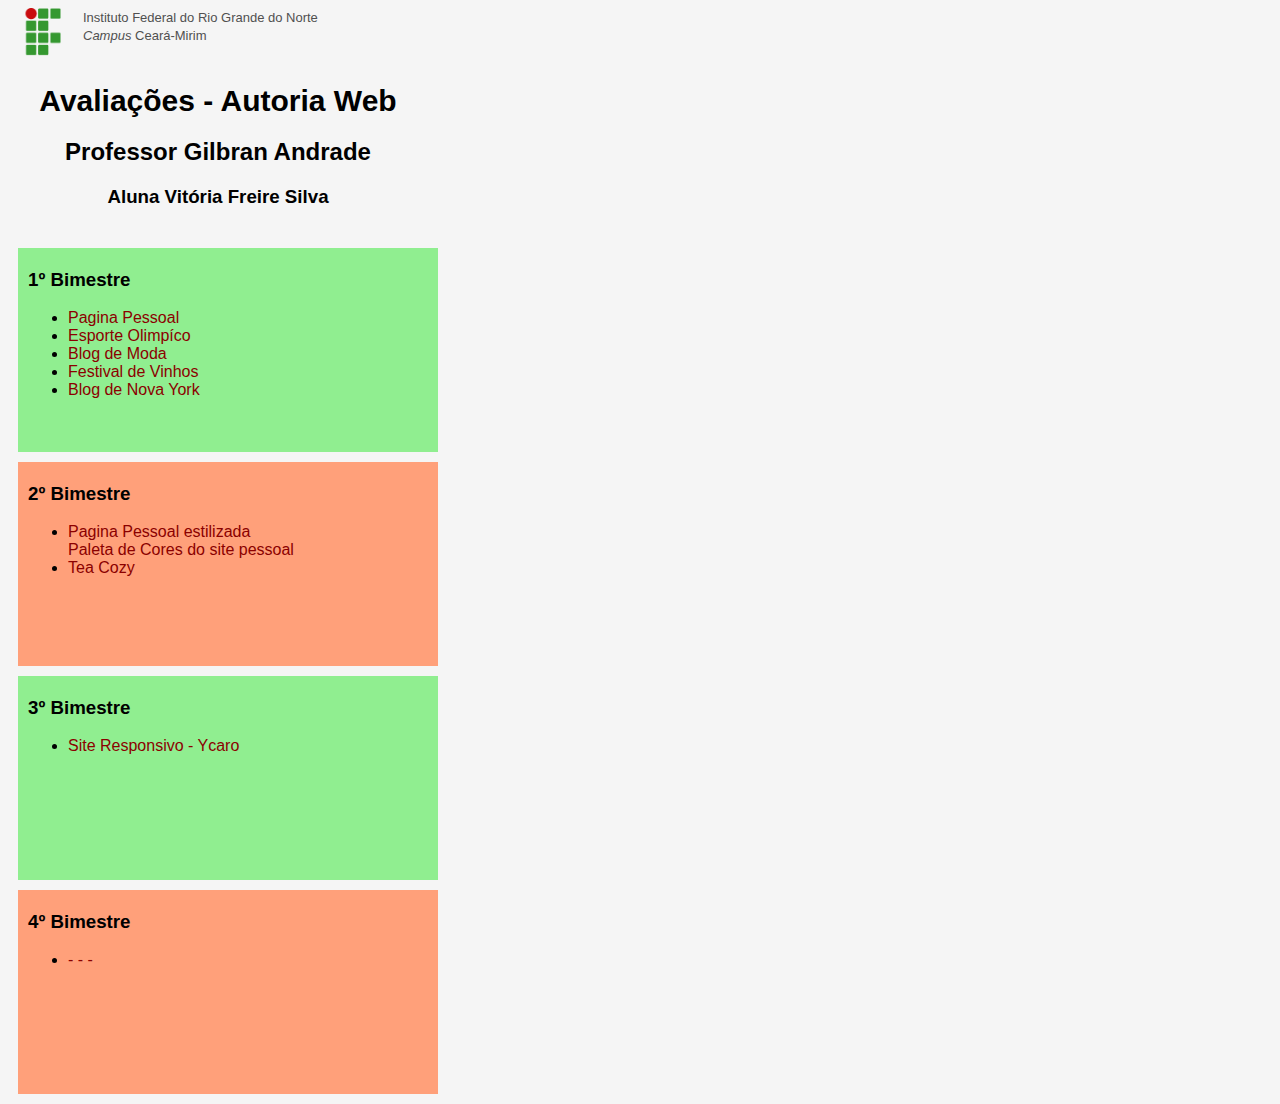
<file: index.html>
<!DOCTYPE html>
<html>
<head>
    <title>Avaliação</title>
    <link rel='stylesheet' href='style.css'>
</head>
<body>
    <div class="topo">
        <img class="logo" src="images/if_small.png">
        <span class="ifrn">Instituto Federal do Rio Grande do Norte</span><br>
        <span class="ifrn"><em>Campus</em> Ceará-Mirim</span>
    </div>
    <div class="titulo">
        <h1>Avaliações - Autoria Web</h1>
        <h2>Professor Gilbran Andrade</h2>
        <h3>Aluna Vitória Freire Silva </h3>
    </div>
    <div class="bimestre bimImpar">
        <h3>1º Bimestre</h3>
        <ul>
            <li><a href="./bimestre1/paginaPessoal/paginaPessoal.html">Pagina Pessoal</a></li>
            <li><a href="./bimestre1/esporteOlimpico/esporteOlimpico.html" target="_blank">Esporte Olimpíco</a></li>
            <li><a href="./bimestre1/blogDeModa/index.html" target="_blank">Blog de Moda</a></li>
            <li><a href="./bimestre1/festivalDeVinho/index.html" target="_blank">Festival de Vinhos</a></li>
            <li><a href="./bimestre1/blogDaCidade/index.html" target="_blank">Blog de Nova York</a></li>
        </ul>
    </div>
    <div class="bimestre bimPar">
        <h3>2º Bimestre</h3>
        <ul>
            <li><a href="./bimestre2/paginaPessoal/index.html">Pagina Pessoal estilizada</a></li>
            <a href="./images/Inserir um subtítulo.png" target="_blank">Paleta de Cores do site pessoal</a>
            <!-- <li><a href="./bimestre2/esporteOlimpico/index.html" target="_blank">Esporte Olimpíco estilizado</a></li> -->
            <li><a href="./bimestre2/chaAconchegante/index.html" target="_blank">Tea Cozy</a></li>
            <!--<li><a href="./bimestre2/instagram/index.html" target="_blank">Instagram</a></li>-->
        </ul>
    </div>
    <div class="bimestre bimImpar">
        <h3>3º Bimestre</h3>
        <ul>
            <li><a href="https://yccaro.github.io/aweb/bimestre3/sitePessoalResponsividade/index.html">Site Responsivo - Ycaro</a></li>
        </ul>
    </div>
    <div class="bimestre bimPar">
        <h3>4º Bimestre</h3>
        <ul>
            <li><a href="#">- - -</a></li>
        </ul>
    </div>
</body>
</html>
</file>
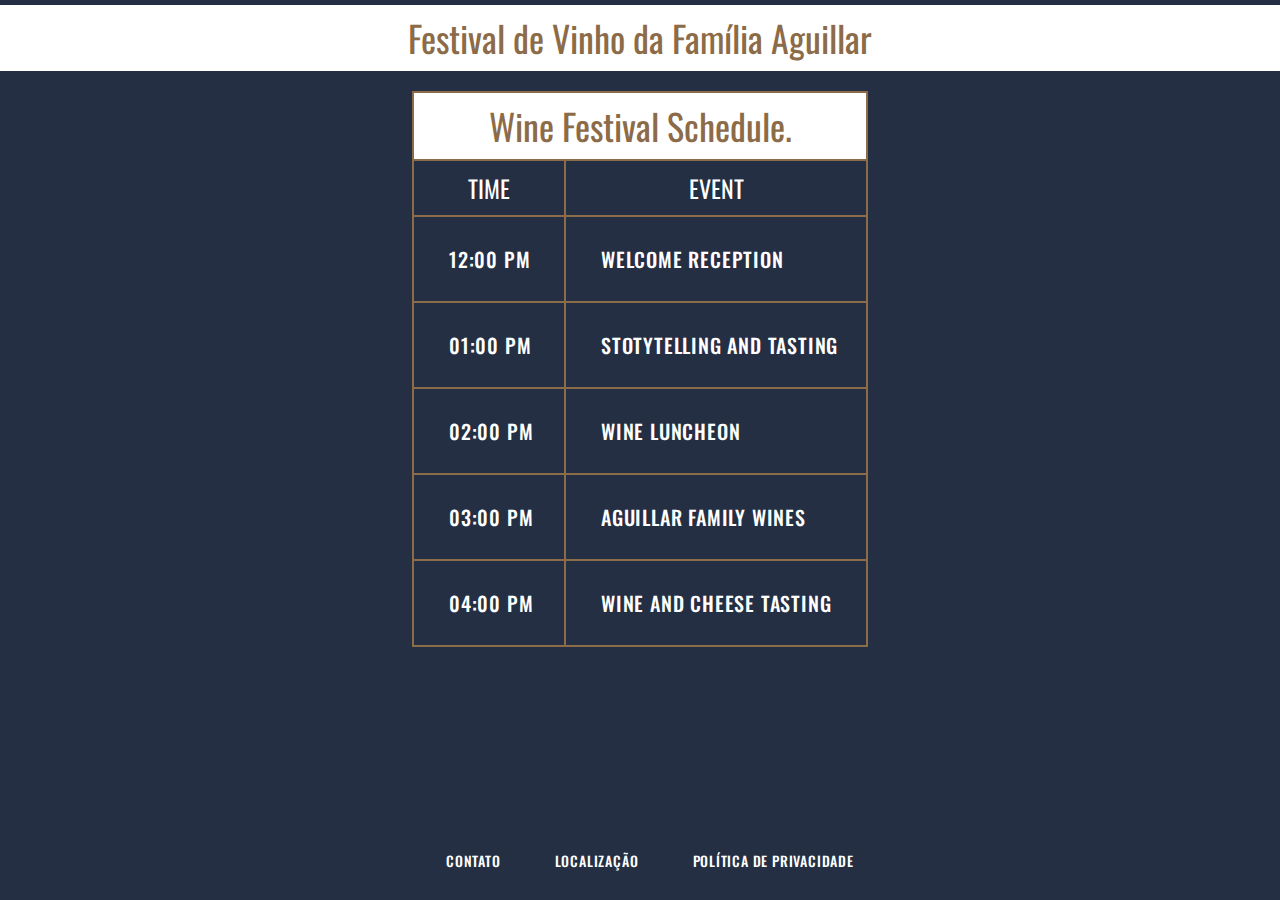
<file: bimestre1/festivalDeVinho/index.html>
<!DOCTYPE html>
<html>

<head>
  <meta charset="utf-8">
  <title>Festival de Vinho da Família Aguillar</title>
  <link rel="stylesheet" type="text/css" href="reset.css" />
  <link rel="stylesheet" type="text/css" href="style.css" />
  <link href="https://fonts.googleapis.com/css?family=Oswald" rel="stylesheet">
</head>

<body>
  <header>
    <h1>Festival de Vinho da Família Aguillar</h1>
  </header>
  
  <div class="container">
    <table>
      <thead>
        <tr>
          <th colspan="2">
            <h1>Wine Festival Schedule.</h1>
          </th>
        </tr>
        <tr>
          <th>
            <h2>Time</h2>
          </th>
          <th>
            <h2>Event</h2>
          </th>
        </tr>
      </thead>
      <tbody>
        <tr>
          <td class="left">
            <h3>12:00 PM</h3>
          </td>
          <td>
            <h3>Welcome Reception</h3>
          </td>
        </tr>
        <tr>
          <td class="left">
            <h3>01:00 PM</h3>
          </td>
          <td>
            <h3>Stotytelling and Tasting</h3>
          </td>
        </tr>
        <tr>
          <td class="left">
            <h3>02:00 PM</h3>
          </td>
          <td>
            <h3>Wine Luncheon</h3>
          </td>
        </tr>
        <tr>
          <td class="left">
            <h3>03:00 PM</h3>
          </td>
          <td>
            <h3>Aguillar Family Wines</h3>
          </td>
        </tr>
        <tr>
          <td class="left">
            <h3>04:00 PM</h3>
          </td>
          <td>
            <h3>Wine and Cheese Tasting</h3>
          </td>
        </tr>
      </tbody>
    </table>

  </div>
  
  <footer>
    <h3>Contato</h3>
    <h3>Localização</h3>
    <h3>Política de Privacidade</h3>
  </footer>
</body>

</html>
</file>
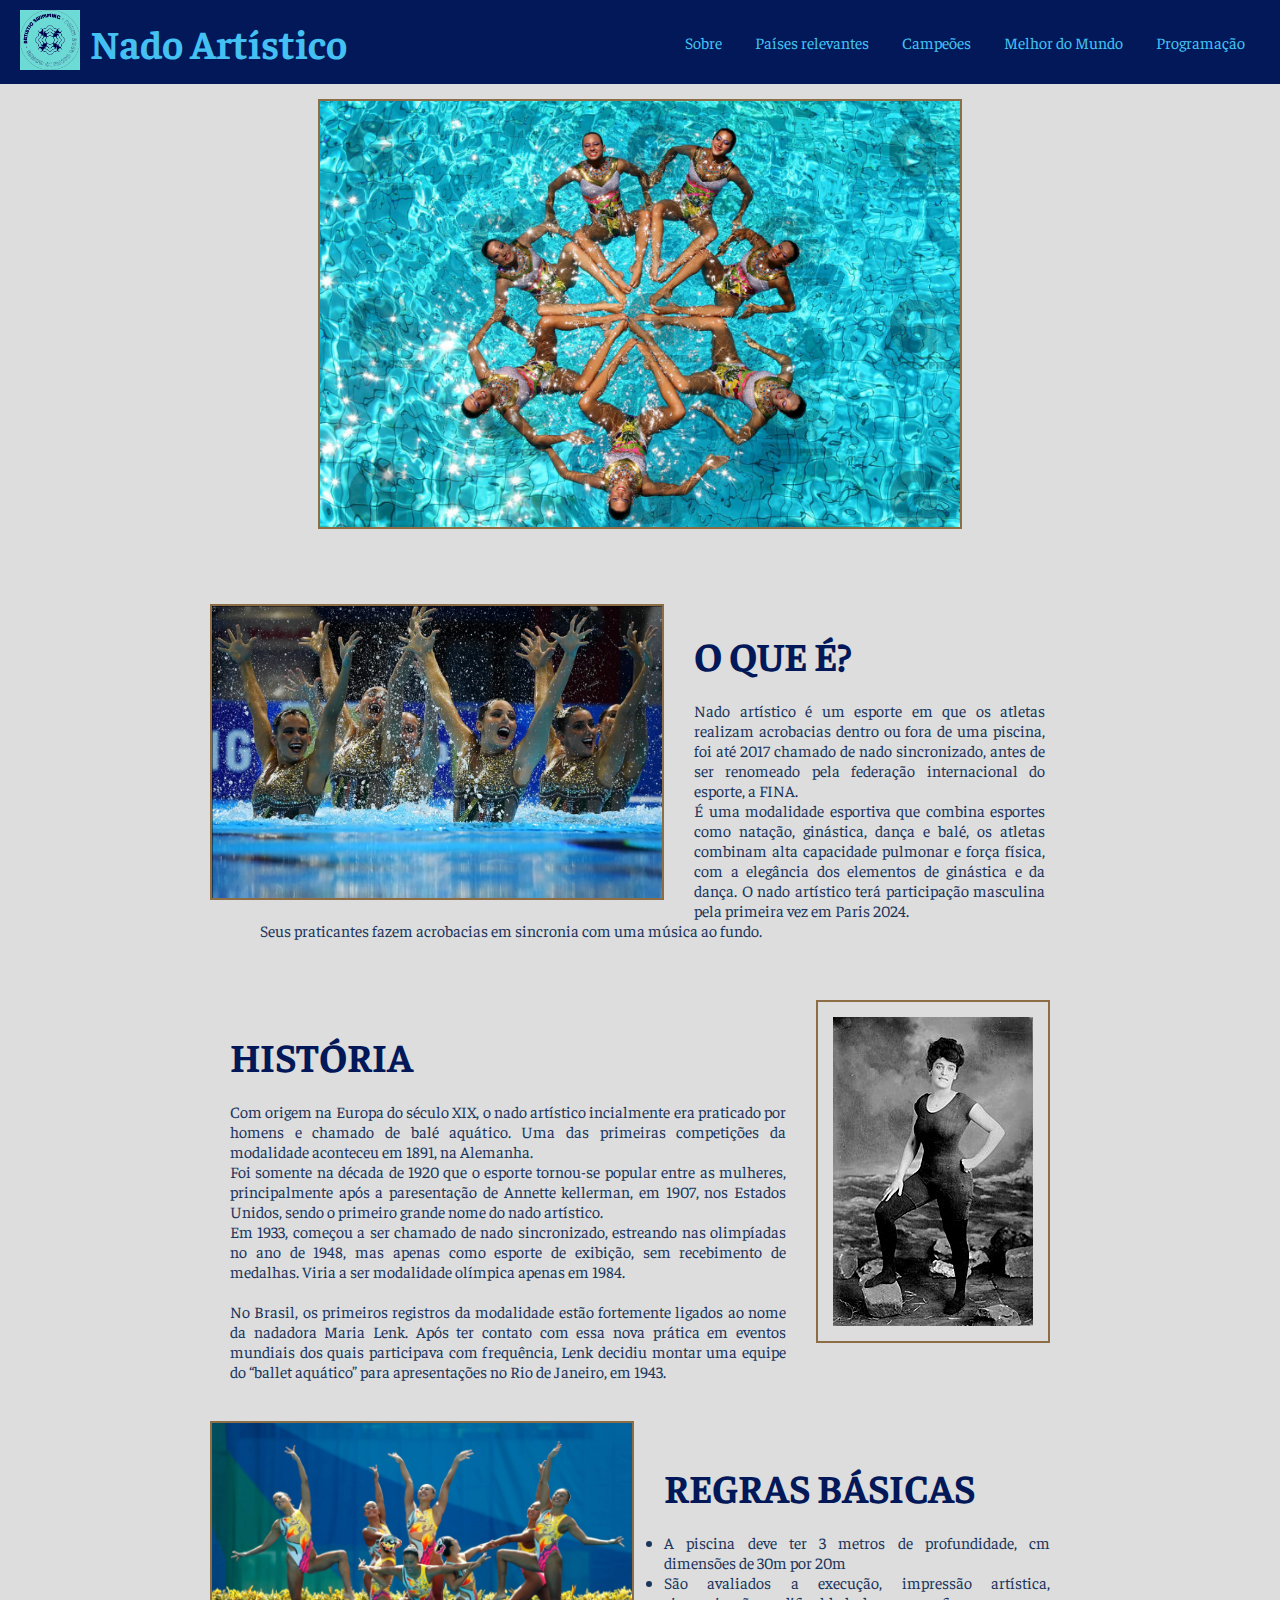
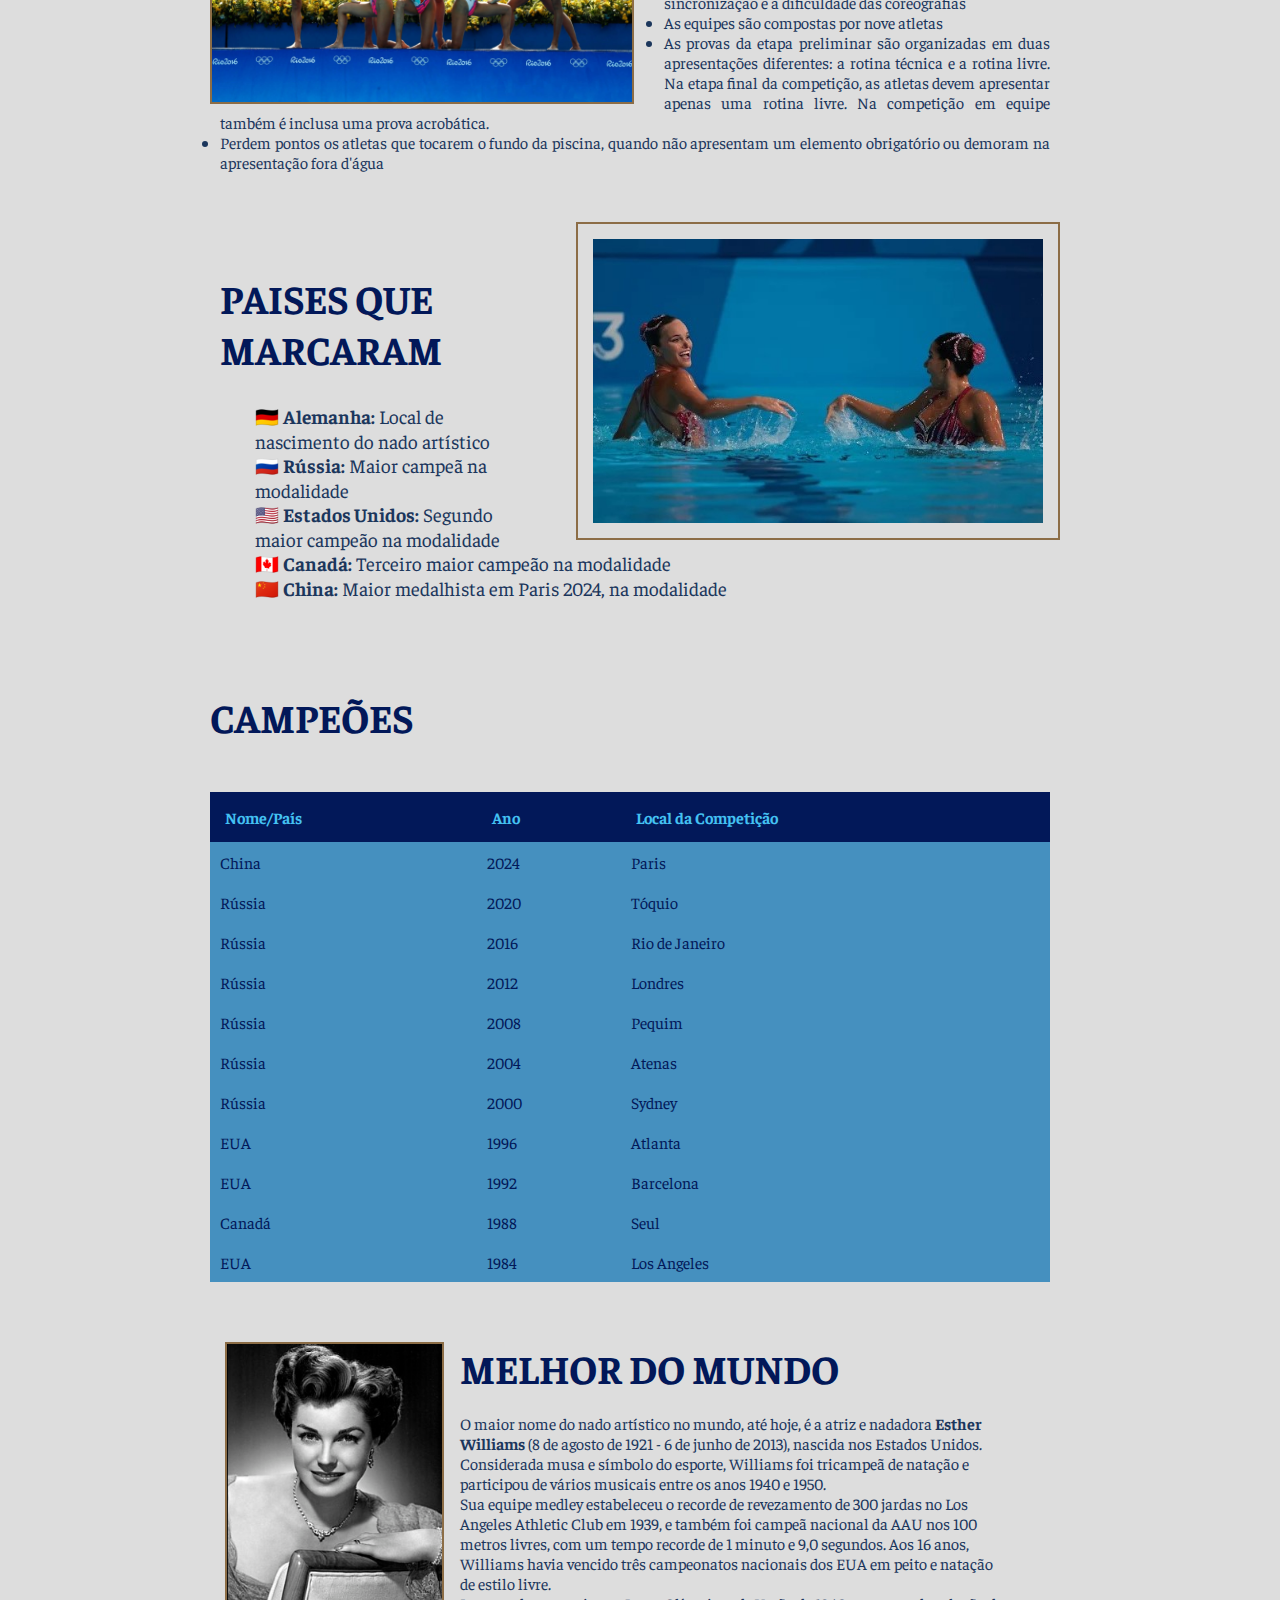
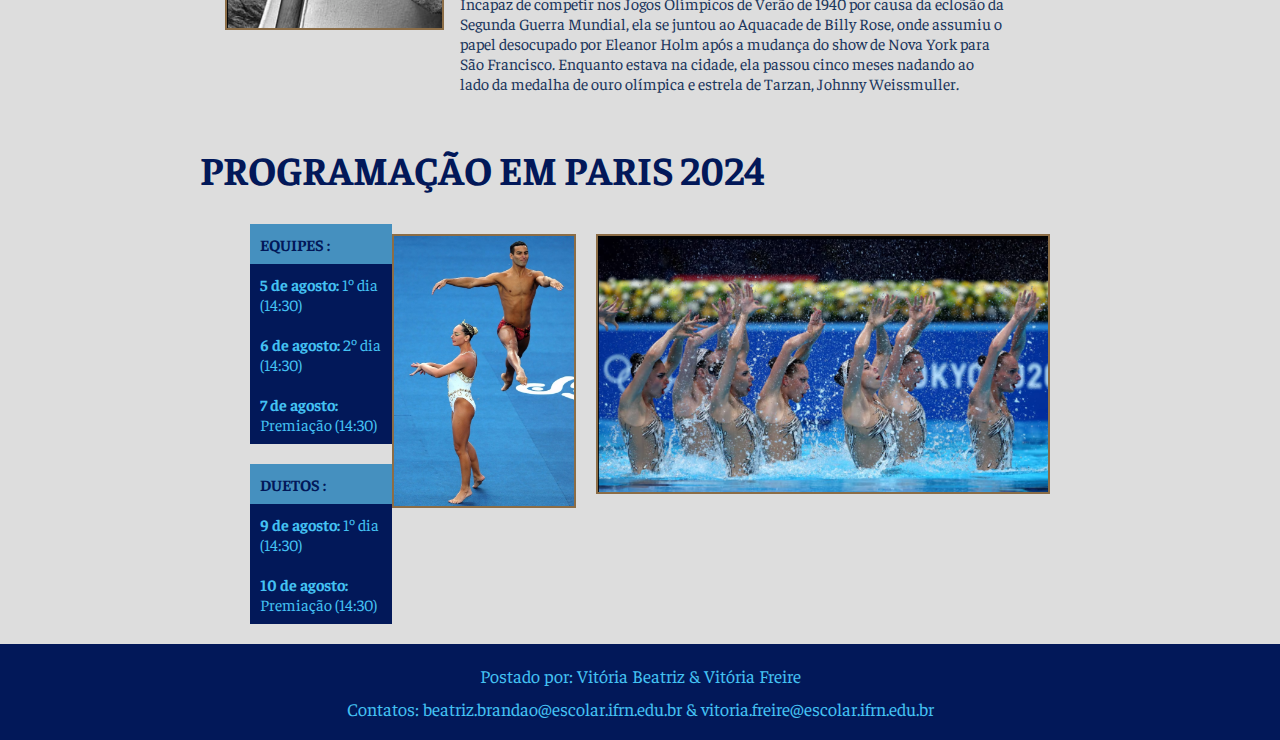
<file: bimestre2/esporteOlimpico/index.html>
<!DOCTYPE html>
<html lang="en">
<head>
    <meta charset="UTF-8">
    <meta name="viewport" content="width=device-width, initial-scale=1.0">
    <link rel="shortcut icon" href="imagens/logo_nado.png" type="image/x-icon">
    <link rel="stylesheet" href="style.css">
    <link rel="preconnect" href="https://fonts.googleapis.com">
    <link rel="preconnect" href="https://fonts.gstatic.com" crossorigin>
    <link href="https://fonts.googleapis.com/css2?family=Faustina:ital,wght@0,300..800;1,300..800&display=swap" rel="stylesheet">

    <title>Nado Artístico</title>
</head>
<body>
    <header>
        <div class="topo">
            <div class="logo">
                <a href="#"><img src="imagens/logo_nado.png" alt="logo"></a>
                <h1>Nado Artístico</h1>
            </div>
            
            <nav>
                <ul>
                    <li>
                        <a href="#sobre">Sobre</a>
                    </li>
                    <li>
                        <a href="#popularidade">Países relevantes</a>
                    </li>
                    <li>
                        <a href="#campeoes">Campeões</a>
                    </li>
                    <li>
                        <a href="#emphasis">Melhor do Mundo</a>
                    </li>
                    <li>
                        <a href="#programacao">Programação</a>
                    </li>
                </ul>
            </nav>
        </div>
    </header>
    <img class="img1" src="./imagens/nado.png" alt="Apresentação em equipe">
    <main>
        <section id="sobre">
            <article class="quee">
                <img class="img2" src="./imagens/nado1.png" alt="Foto tirada durante uma apresentação de nado artístico">
                <!-- <img class="img3" src="./imagens/fora_dagua.png" alt="Apresentação fora da agua" style="width: 420px;"> -->
                <h2>O QUE É?</h2>
                
                <p>Nado artístico é um esporte em que os atletas realizam acrobacias dentro ou fora de uma piscina, foi até 2017 chamado de nado sincronizado, antes de ser renomeado pela federação internacional do esporte, a FINA. <br> É uma modalidade esportiva que combina esportes como natação, ginástica, dança e balé, os atletas combinam alta capacidade pulmonar e força física, com a elegância dos elementos de ginástica e da dança. O nado artístico terá participação masculina pela primeira vez em Paris 2024. <br> Seus praticantes fazem acrobacias em sincronia com uma música ao fundo.</p>
            </article>

            <article class="history">
                <img class="img3" src="imagens/annette.jpg" alt="Annette Kellerman">
                <h2>HISTÓRIA</h2>
                <p>Com origem na Europa do século XIX, o nado artístico incialmente era praticado por homens e chamado de balé aquático. Uma das primeiras competições 
                da modalidade aconteceu em 1891, na Alemanha. <br> Foi somente na década de 1920 que o esporte tornou-se popular entre as mulheres, principalmente após
                a paresentação de Annette kellerman, em 1907, nos Estados Unidos, sendo o primeiro grande nome do nado artístico. <br> Em 1933, começou a ser chamado 
                de nado sincronizado, estreando nas olimpíadas no ano de 1948, mas apenas como esporte de exibição, sem recebimento de medalhas. Viria a ser modalidade
                olímpica apenas em 1984.</p>
                <!-- <figure>
                    <figcaption>Annette Kellerman, primeiro grande nome do nado artístico</figcaption>
                </figure> -->
                <p>No Brasil, os primeiros registros da modalidade estão fortemente ligados ao nome da nadadora Maria Lenk. Após ter contato com essa nova prática em 
                eventos mundiais dos quais participava com frequência, Lenk decidiu montar uma equipe do “ballet aquático” para apresentações no Rio de Janeiro, em 1943. </p>
            </article>

            <article class="rules">
                <img class="img4" src="./imagens/fora_dagua.png" alt="Apresentação fora da agua" style="width: 420px;">
                <h2>REGRAS BÁSICAS</h2>
                <ul>
                    <li>A piscina deve ter 3 metros de profundidade, cm dimensões de 30m por 20m</li>
                    <li>São avaliados a execução, impressão artística, sincronização e a dificuldade das coreografias</li>
                    <li>As equipes são compostas por nove atletas</li>
                    <li>As provas da etapa preliminar são organizadas em duas apresentações diferentes: a rotina técnica e a rotina livre. Na etapa final da competição, as atletas devem apresentar apenas uma rotina livre. Na competição em equipe também é inclusa uma prova acrobática.</li>
                    <li>Perdem pontos os atletas que tocarem o fundo da piscina, quando não apresentam um elemento obrigatório ou demoram na apresentação fora d'água</li>
                </ul>
            </article>
        </section>

        <section id="popularidade">
            <img class="img6" src="./imagens/dueto.jpg" alt="">
            <h2>PAISES QUE MARCARAM</h2>
            <ul>
                <li>&#x1F1E9;&#x1F1EA; <strong>Alemanha:</strong> Local de nascimento do nado artístico</li>
                <li>&#x1F1F7;&#x1F1FA; <strong>Rússia:</strong> Maior campeã na modalidade</li>
                <li>&#x1F1FA;&#x1F1F8; <strong>Estados Unidos:</strong> Segundo maior campeão na modalidade</li>
                <li>&#x1F1E8;&#x1F1E6; <strong>Canadá:</strong> Terceiro maior campeão na modalidade</li>
                <li>&#x1F1E8;&#x1F1F3; <strong>China:</strong> Maior medalhista em Paris 2024, na modalidade</li>
            </ul>
        </section>

        <section id="campeoes" class="campeoes">
            <h2>CAMPEÕES</h2>
            <table class="tabela">
                <thead>
                    <tr>
                        <th>Nome/País</th>
                        <th>Ano</th>
                        <th>Local da Competição</th>
                    </tr>
                </thead>
                <tbody>
                    <tr onclick="window.open('https://olympics.com/pt/paris-2024/calendario/nado-artistico?day=7-agosto&medalEvents=true', '_blank');">
                        <td>China</td>
                        <td>2024</td>
                        <td>Paris</td>
                    </tr>
                    <tr onclick="window.open('https://olympics.com/pt/olympic-games/tokyo-2020/results/artistic-swimming', '_blank');">
                        <td>Rússia</td>
                        <td>2020</td>
                        <td>Tóquio</td>
                    </tr>
                    <tr onclick="window.open('https://olympics.com/pt/olympic-games/rio-2016/results/synchronized-swimming', '_blank');">
                        <td>Rússia</td>
                        <td>2016</td>
                        <td>Rio de Janeiro</td>
                    </tr>
                    <tr onclick="window.open('https://olympics.com/pt/olympic-games/london-2012/results/synchronized-swimming', '_blank');">
                        <td>Rússia</td>
                        <td>2012</td>
                        <td>Londres</td>
                    </tr>
                    <tr onclick="window.open('https://olympics.com/pt/olympic-games/beijing-2008/results/synchronized-swimming', '_blank');">
                        <td>Rússia</td>
                        <td>2008</td>
                        <td>Pequim</td>
                    </tr>
                    <tr onclick="window.open('https://olympics.com/pt/olympic-games/athens-2004/results/synchronized-swimming', '_blank');">
                        <td>Rússia</td>
                        <td>2004</td>
                        <td>Atenas</td>
                    </tr>
                    <tr onclick="window.open('https://olympics.com/pt/olympic-games/sydney-2000/results/synchronized-swimming', '_blank');">
                        <td>Rússia</td>
                        <td>2000</td>
                        <td>Sydney</td>
                    </tr>
                    <tr onclick="window.open('https://olympics.com/pt/olympic-games/atlanta-1996/results/synchronized-swimming', '_blank');">
                        <td>EUA</td>
                        <td>1996</td>
                        <td>Atlanta</td>
                    </tr>
                    <tr onclick="window.open('https://olympics.com/pt/olympic-games/barcelona-1992/results/synchronized-swimming', '_blank');">
                        <td>EUA</td>
                        <td>1992</td>
                        <td>Barcelona</td>
                    </tr>
                    <tr onclick="window.open('https://olympics.com/pt/olympic-games/seoul-1988/results/synchronized-swimming', '_blank');">
                        <td>Canadá</td>
                        <td>1988</td>
                        <td>Seul</td>
                    </tr>
                    <tr onclick="window.open('https://olympics.com/pt/olympic-games/los-angeles-1984/results/synchronized-swimming', '_blank');">
                        <td> EUA</td>
                        <td>1984</td>
                        <td>Los Angeles</td>
                    </tr>
                </tbody>
            </table>
        </section>

        <section id="emphasis">
            <figure>
                <a href="https://en.wikipedia.org/wiki/Esther_Williams" target="_blank">
                    <img class="img5" src="./imagens/musa.png" alt="Esther Williams, a musa do nado artístico"></a>
            </figure>

            <h2>MELHOR DO MUNDO</h2>
            <p>
            O maior nome do nado artístico no mundo, até hoje, é a atriz e nadadora <strong>Esther Williams</strong> (8 de agosto de 1921 - 6 de junho de 2013),
            nascida nos Estados Unidos. Considerada musa e símbolo do esporte, Williams foi tricampeã de natação e participou de vários 
            musicais entre os anos 1940 e 1950. <br>
            Sua equipe medley estabeleceu o recorde de revezamento de 300 jardas no Los Angeles Athletic Club em 1939, e também foi campeã 
            nacional da AAU nos 100 metros livres, com um tempo recorde de 1 minuto e 9,0 segundos. Aos 16 anos, Williams havia vencido 
            três campeonatos nacionais dos EUA em peito e natação de estilo livre. <br>
            Incapaz de competir nos Jogos Olímpicos de Verão de 1940 por causa da eclosão da Segunda Guerra Mundial, ela se juntou ao 
            Aquacade de Billy Rose, onde assumiu o papel desocupado por Eleanor Holm após a mudança do show de Nova York para São Francisco. 
            Enquanto estava na cidade, ela passou cinco meses nadando ao lado da medalha de ouro olímpica e estrela de Tarzan, Johnny Weissmuller.
            </p>               
        </section>

        <section id="programacao">
            <h2>PROGRAMAÇÃO EM PARIS 2024</h2>
            <img class="img8" src="./imagens/foto2.png" alt="">
            <img class="img9" src="./imagens/duplamista.jpg" alt="">
            <table class="tabela1">
                <thead>
                    <tr>
                        <th>EQUIPES :</th>
                    </tr>
                </thead>
                <tbody>
                    <tr>
                        <td><strong>5 de agosto:</strong> 1º dia (14:30)</td>
                    </tr>
                    <tr>
                        <td><strong>6 de agosto:</strong> 2º dia (14:30)</td>
                    </tr>
                    <tr>
                        <td><strong>7 de agosto:</strong> Premiação (14:30)</td>
                    </tr>
                </tbody>
            </table>

            <table class="tabela2">
                <thead>
                    <tr>
                        <th>DUETOS :</th>
                    </tr>
                </thead>
                <tbody>
                    <tr>
                        <td><strong>9 de agosto:</strong> 1º dia (14:30)</td>
                    </tr>
                    <tr>
                        <td><strong>10 de agosto:</strong> Premiação (14:30)</td>
                    </tr>
                </tbody>
            </table>
            
        </section>

    </main>
    <footer>
        <p class="responsible">Postado por: Vitória Beatriz & Vitória Freire</p>
        <p>Contatos: 
            beatriz.brandao@escolar.ifrn.edu.br & 
            <a href="mailto:vitoria.freire@escolar.ifrn.edu?subject=contato&body">vitoria.freire@escolar.ifrn.edu.br</a></p>
    </footer>
</body>
</html>
</file>
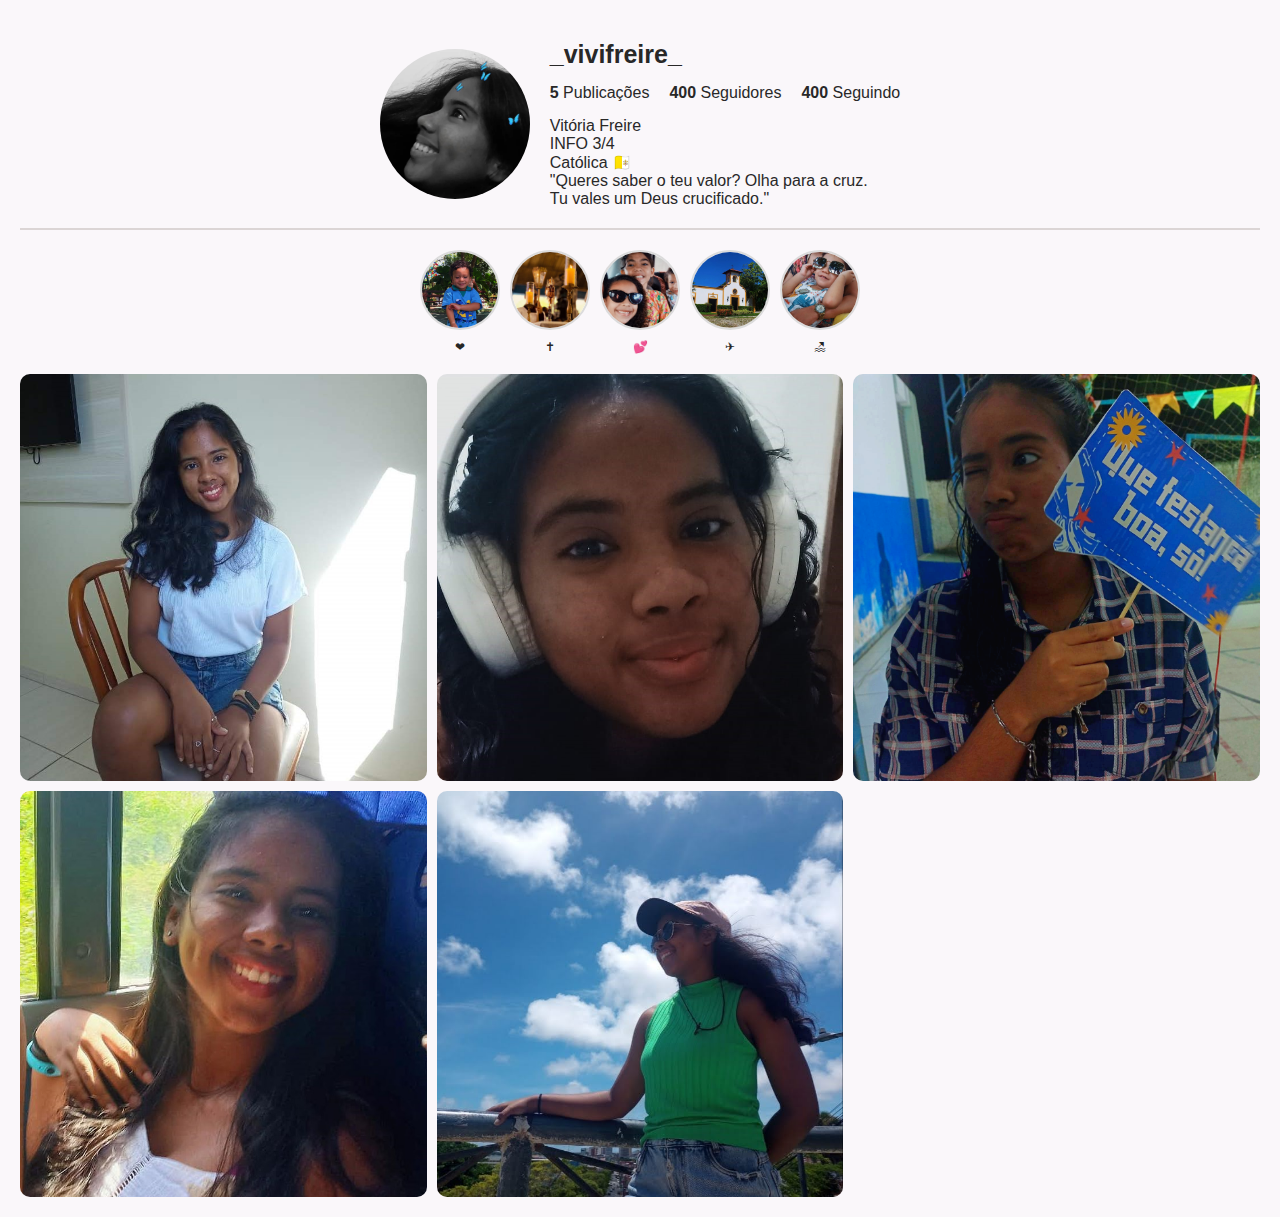
<file: bimestre2/instagram/index.html>
<!DOCTYPE html>
<html lang="en">
<head>
    <meta charset="UTF-8">
    <meta name="viewport" content="width=device-width, initial-scale=1.0">
    <link rel="stylesheet" href="style.css">
    <link rel="icon" href="./imagens/icone.svg">

    <title>Instagram</title>
</head>
<body>
    <header class="header">
        <section class="bio">
            <img class="perfilFoto" src="./imagens/perfil.jpg" alt="" >
           <article class="infoperfil">
                <h2>_vivifreire_</h2>
                <article class="status">
                    <span><strong>5</strong> Publicações</span>
                    <span><strong>400</strong> Seguidores</span>
                    <span><strong>400</strong> Seguindo</span>
                </article>

                <section class="infobio">
                    <p>
                        Vitória Freire<br>
                        INFO 3/4 <br>
                        Católica <td>&#x1F1FB;&#x1F1E6; <br>
                        "Queres saber o teu valor? Olha para a cruz. <br>
                        Tu vales um Deus crucificado."
                    </p>
                </section>    
           </article>   
        </section>
    </header>

    <section class="destaques">
        <!-- <article class="item">
            <img src="./imagens/eu8.jpg" alt="">
            <span class="nomeDestaque">&#x2665;.</span>
        </article> -->
        <article class="item">
            <img src="./imagens/life.jpg" alt="">
            <span class="nomeDestaque"> &#x2764;</span>
        </article>

        <article class="item">
            <img src="./imagens/home.jpg" alt="">
            <span class="nomeDestaque">&#x271D;</span>
        </article>

        <article class="item">
            <img src="./imagens/myloveres.jpg" alt="">
            <span class="nomeDestaque">&#x1F495;</span>
        </article>

        <article class="item">
            <img src="./imagens/viajem.jpg" alt="">
            <span class="nomeDestaque">&#x2708;</span>
        </article>
        
        <article class="item">
            <img src="./imagens/descanso.jpg" alt="">
            <span class="nomeDestaque">&#x1F3D6;</span>
        </article>
    </section>

    <section class="publications">
        <article class="foto"><img src="./imagens/foto4.jpg" alt="Foto1"></article>
        <article class="foto"><img src="./imagens/iam3.jpg" alt="Foto2"></article>
        <article class="foto"><img src="./imagens/my_foto.png" alt="Foto3"></article>
        <article class="foto"><img src="./imagens/foto5.jpg" alt="Foto4"></article> 
        <article class="foto"><img src="./imagens/20221114_182210.jpg" alt="Foto5"></article>
        <!-- <article class="foto"><img src="./imagens/my_foto.png" alt=""></article> -->
    </section>

</body>
</html>
</file>
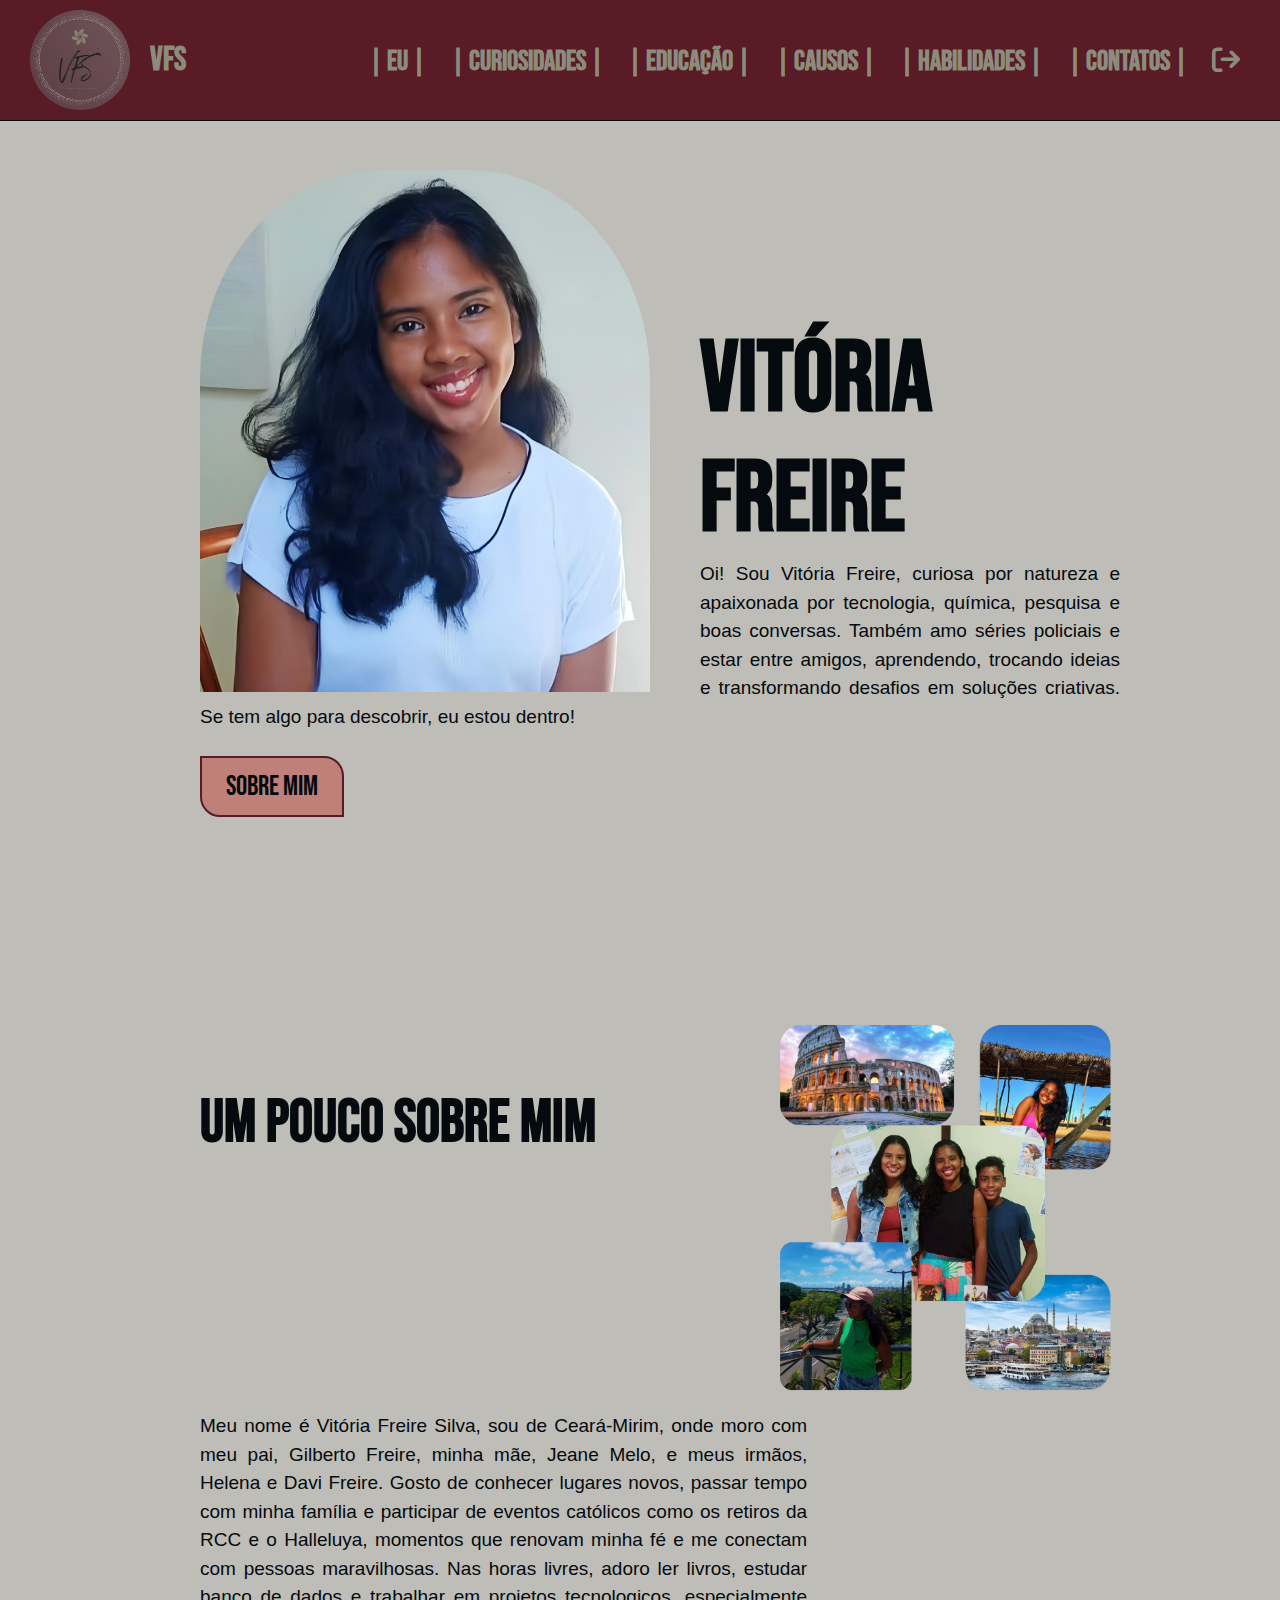
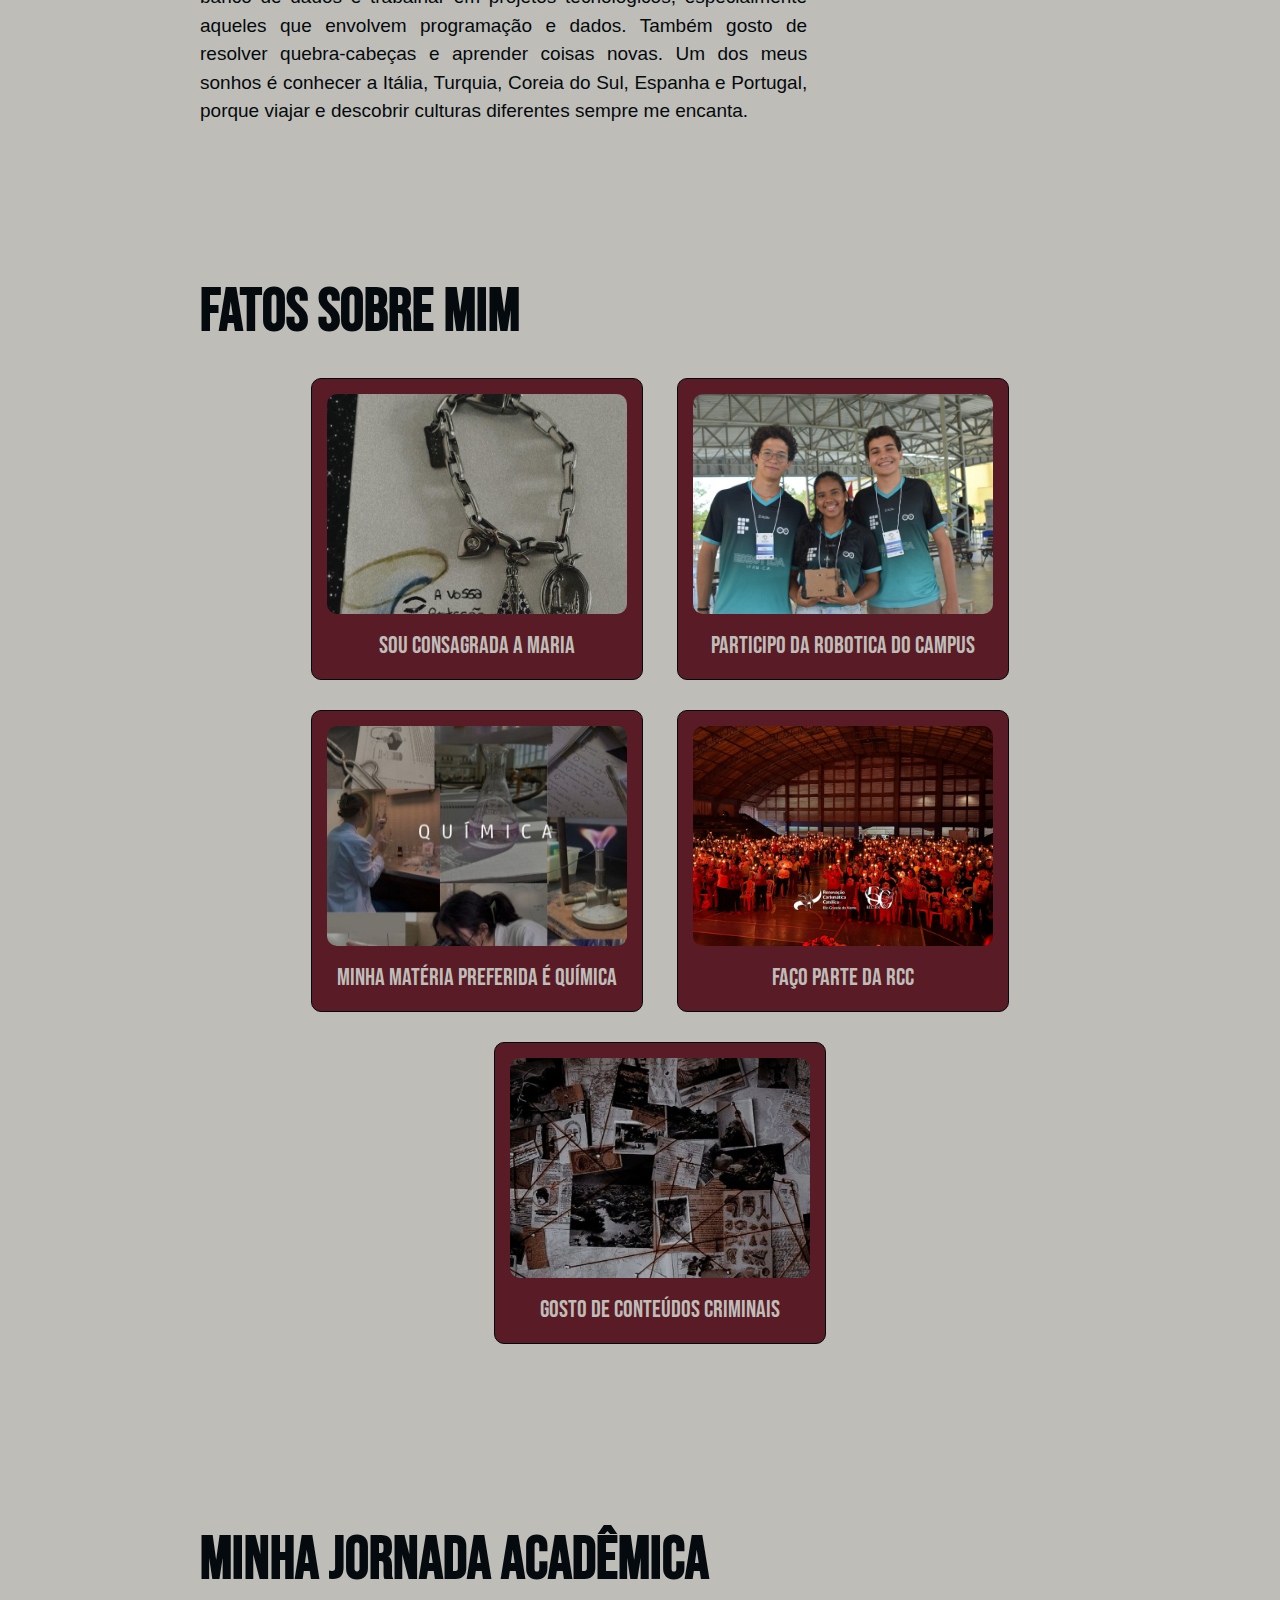
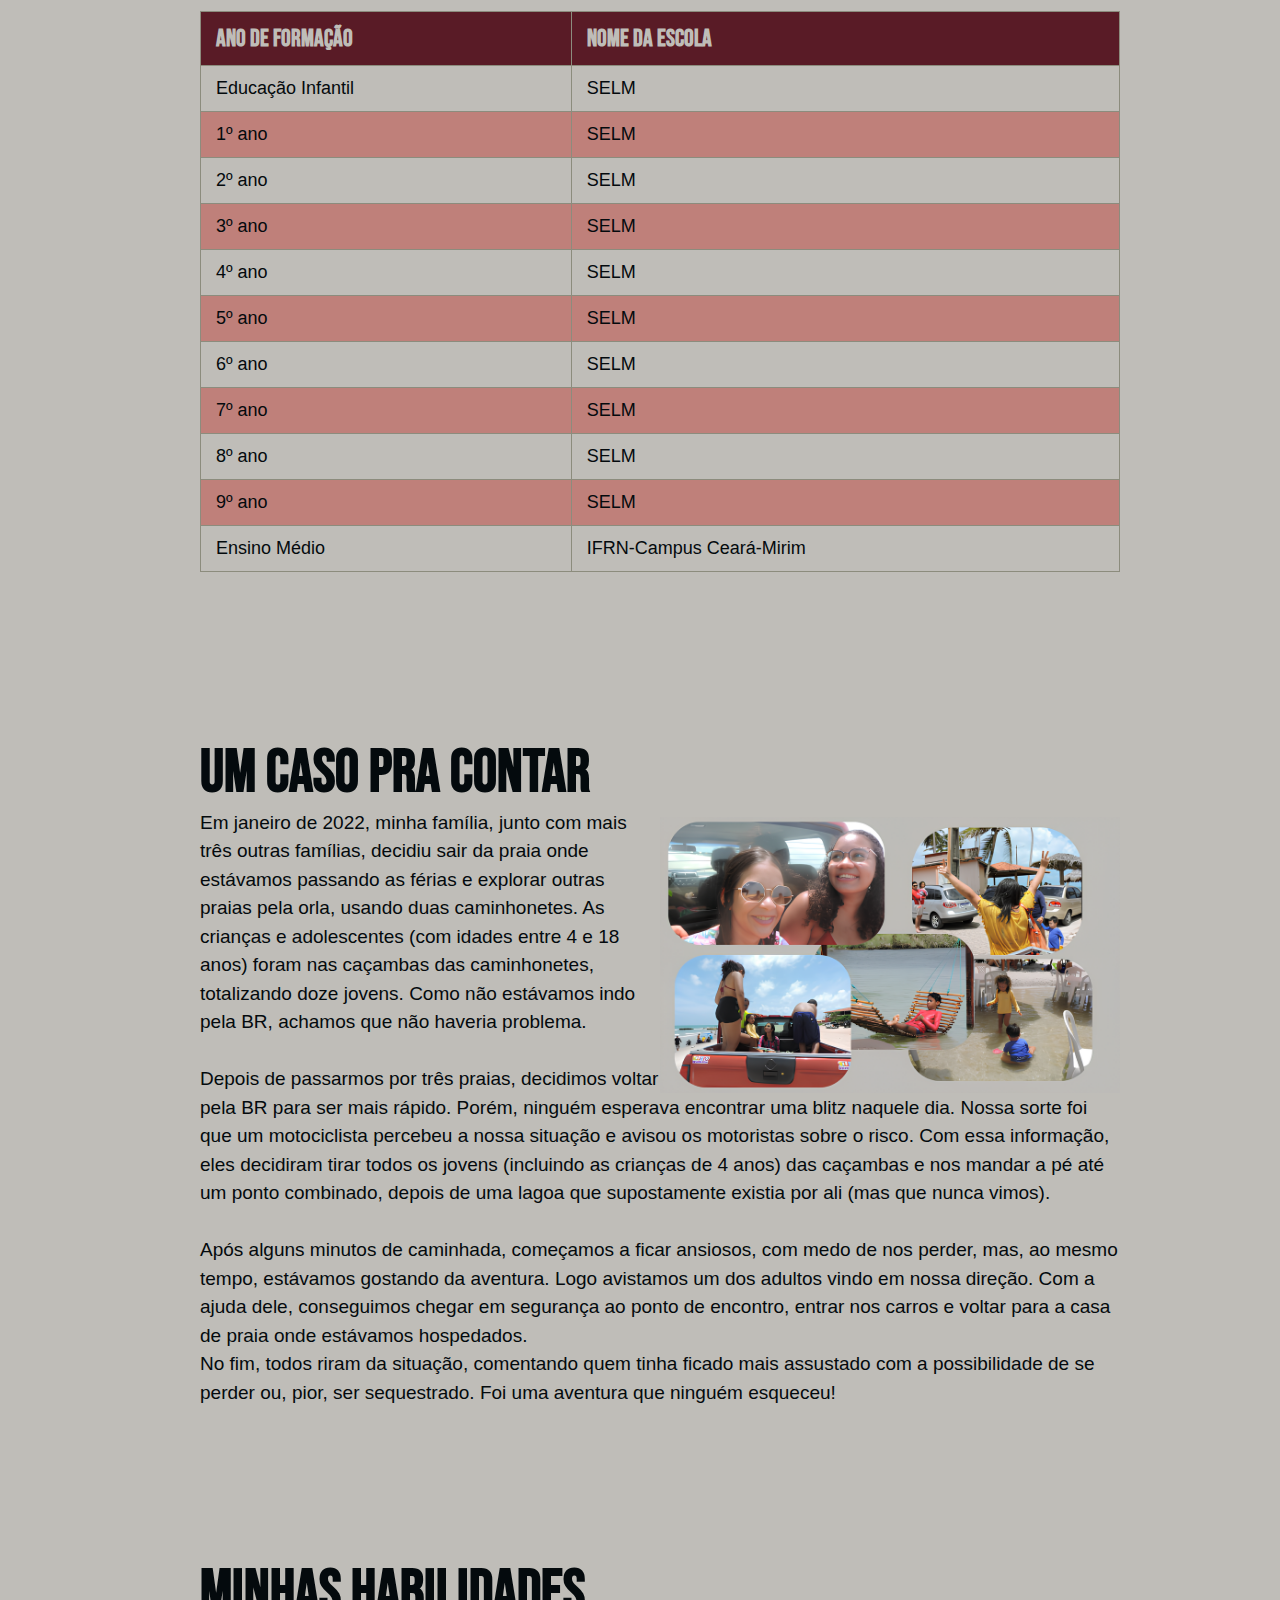
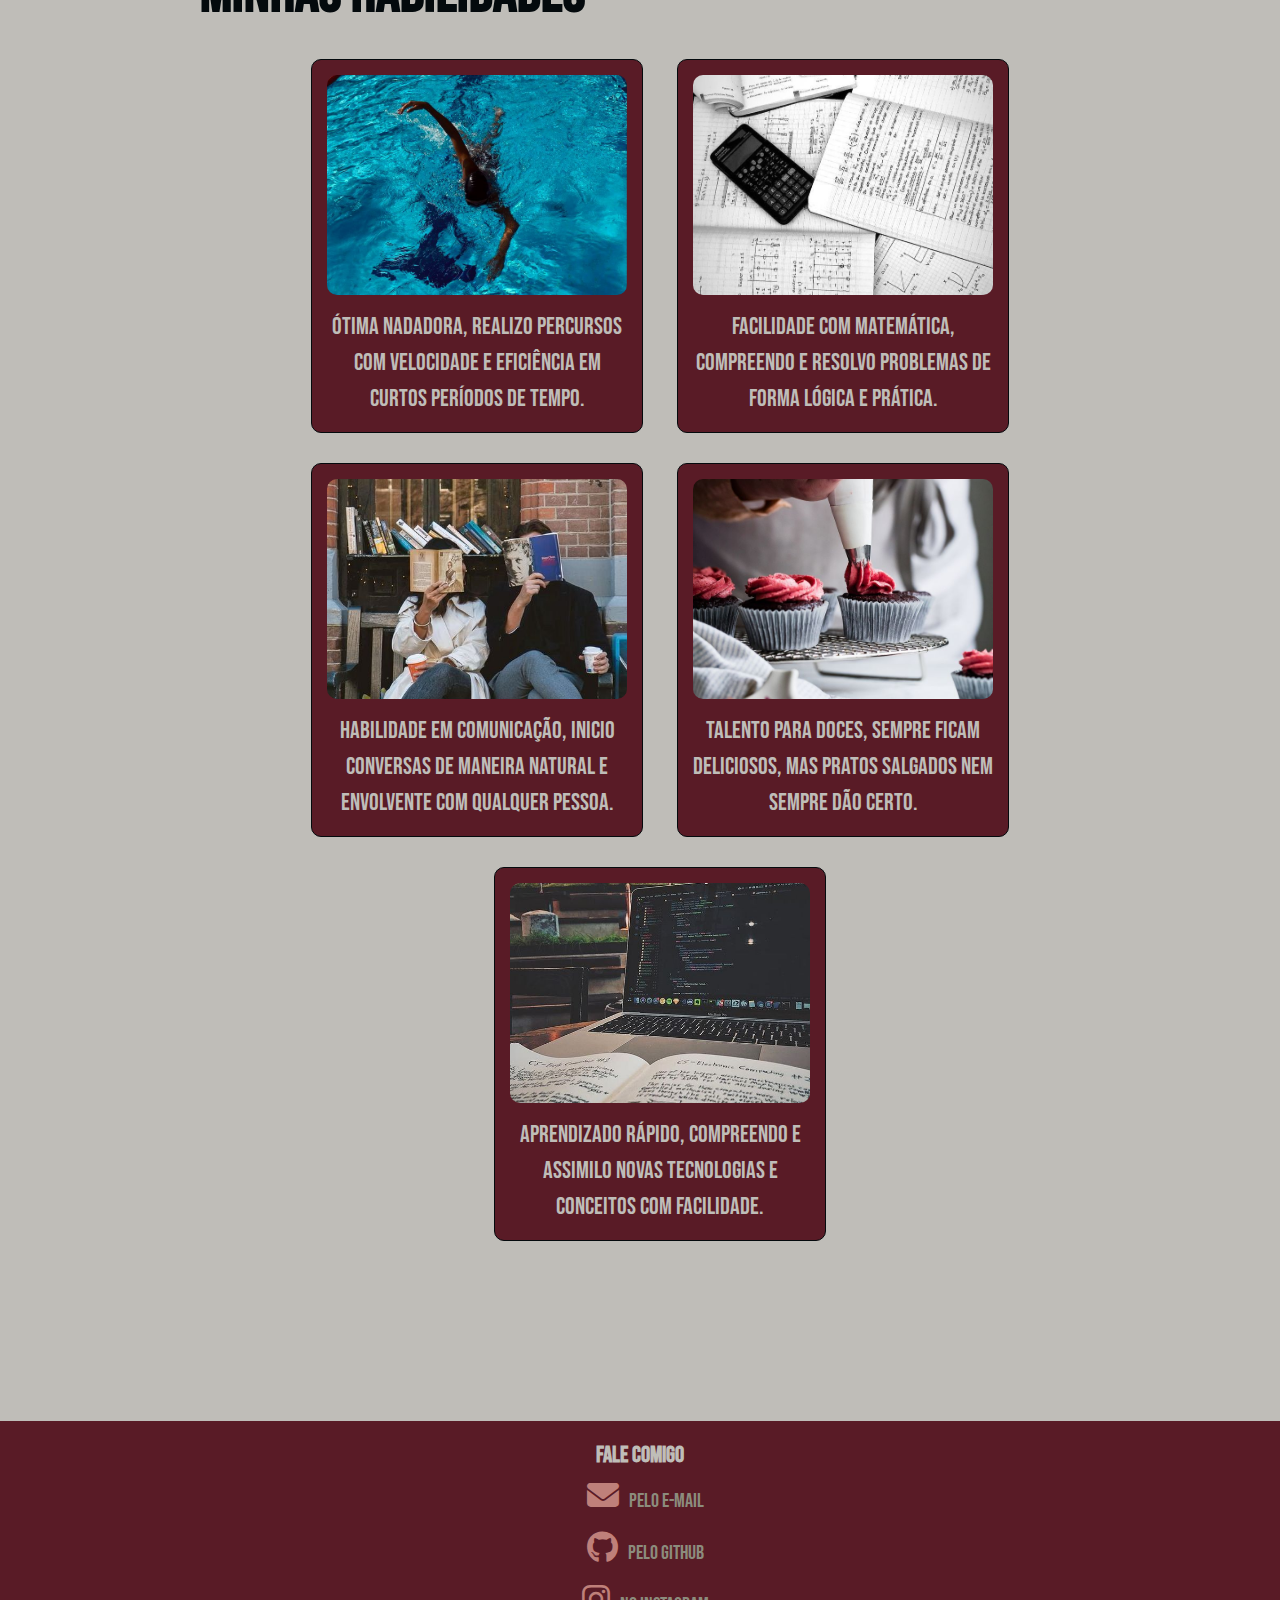
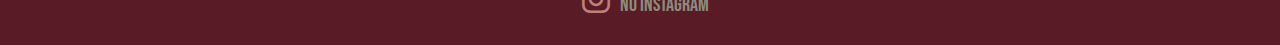
<file: bimestre2/paginaPessoal/index.html>
<!DOCTYPE html>
<html lang="en">
<head>
    <meta charset="UTF-8">
    <meta name="viewport" content="width=device-width, initial-scale=1.0">

    <link rel="preconnect" href="https://fonts.googleapis.com">
    <link rel="preconnect" href="https://fonts.gstatic.com" crossorigin>
    <link href="https://fonts.googleapis.com/css2?family=Bebas+Neue&family=Merriweather:ital,wght@0,300;0,400;0,700;0,900;1,300;1,400;1,700;1,900&family=Open+Sans:ital,wght@0,300..800;1,300..800&family=Recursive:wght@300..1000&display=swap" rel="stylesheet">

    <link rel="preconnect" href="https://fonts.googleapis.com">
    <link rel="preconnect" href="https://fonts.gstatic.com" crossorigin>
    <link href="https://fonts.googleapis.com/css2?family=Great+Vibes&family=Recursive:wght@300..1000&display=swap" rel="stylesheet">
    <link rel="stylesheet" href="https://cdnjs.cloudflare.com/ajax/libs/font-awesome/6.4.0/css/all.min.css">
</head>
    <link rel="stylesheet" href="style.css">
    <link rel="icon" href="./imagens/icone.png">

    <title>Vitória Freire</title>
</head>
<body>
    <section class="body">
        <header>
            <section class="topo">
                <img src="./imagens/logo.jpg" alt=""> 
                <h1>VFS</h1>
                <nav>
                    <a href="#Eu">| EU |</a>
                    <a href= "#Curiosidades">| CURIOSIDADES |</a>
                    <a href="#Educacao">| EDUCAÇÃO |</a>
                    <a href="#Causos">| CAUSOS |</a>
                    <a href="#Habilidade">| HABILIDADES |</a>
                    <a href="#Contato">| CONTATOS |</a>
                    <a href= "../../index.html"><i class="fa-solid fa-arrow-right-from-bracket"></i></a>
                </nav>
            </section>  
        </header>

        <div class="espaco" id="Eu"></div>

        <main>
            <section class="cara">
            <img src="./imagens/eu.jpg" alt="Foto do perfil" class="perfil">
            <div>
                <h1>Vitória Freire</h1>
                <p>Oi! Sou Vitória Freire, curiosa por natureza e apaixonada 
                por tecnologia, química, pesquisa e boas conversas. Também amo 
                séries policiais e estar entre amigos, aprendendo, 
                trocando ideias e transformando desafios em soluções criativas. 
                Se tem algo para descobrir, eu estou dentro!</p>
                <a href="#um" class="botao-link">SOBRE MIM</a>
            </div>
            </section>

            <div class="espaco" id="um"></div> 
            <section class="me">
                <img src="./imagens/fundoEu.png" alt="">
                <div class="tex1">
                    <h2>Um pouco sobre mim</h2>
                    <p>Meu nome é Vitória Freire Silva, sou de Ceará-Mirim, onde moro com meu 
                    pai, Gilberto Freire, minha mãe, Jeane Melo, e meus irmãos, Helena 
                    e Davi Freire.
                     Gosto de conhecer lugares novos, passar tempo com 
                    minha família e participar de eventos católicos como os retiros da 
                    RCC e o Halleluya, momentos que renovam minha fé e me conectam com 
                    pessoas maravilhosas.
                    Nas horas livres, adoro ler livros, estudar 
                    banco de dados e trabalhar em projetos tecnologicos, especialmente 
                    aqueles que envolvem programação e dados. Também gosto de resolver 
                    quebra-cabeças e aprender coisas novas. 
                    Um dos meus sonhos é conhecer
                    a Itália, Turquia, Coreia do Sul, Espanha e Portugal, porque viajar e 
                    descobrir culturas diferentes sempre me encanta.
                    </p>
                </div>
            </section>

            <div class="espaco" id="Curiosidades"></div>

            <section >
                <h2>Fatos Sobre Mim</h2>
                <div class="cards">
                    <div class="card">
                        <img src="./imagens/Nossa Senhora.jpg" alt="">
                        <p>Sou Consagrada a Maria</p>
                    </div>
                    <div class="card">
                        <img src="./imagens/timeRobo.jpg" alt="">
                        <p>Participo da Robotica do Campus</p>
                    </div>
                    <div class="card">
                        <img src="./imagens/quimica.jpg" alt="">
                        <p>Minha matéria preferida é química</p>
                    </div>
                    <div class="card">
                        <img src="./imagens/rcc.jpg" alt="">
                        <p>Faço parte da RCC</p>
                    </div>
                    <div class="card">
                        <img src="./imagens/criminal.jpg" alt="">
                        <p>Gosto de conteúdos criminais</p>
                    </div>
                </div>
            </section>

            <div class="espaco" id="Educacao"></div>

            <section>
                <h2>Minha Jornada Acadêmica</h2>
                <table class="tabela">
                    <thead>
                        <tr>
                            <th>Ano de formação</th>
                            <th>Nome da Escola</th>
                        </tr>
                    </thead>
                    <tbody>
                        <tr onclick="window.open('https://www.selm.com.br/', '_blank');">
                            <td>Educação Infantil</td>
                            <td>SELM</td>
                        </tr>
                        <tr onclick="window.open('https://www.selm.com.br/', '_blank');">
                            <td>1º ano</td>
                            <td>SELM</td>
                        </tr>
                        <tr onclick="window.open('https://www.selm.com.br/', '_blank');">
                            <td>2º ano</td>
                            <td>SELM</td>                
                        </tr>
                        <tr onclick="window.open('https://www.selm.com.br/', '_blank');">
                            <td>3º ano</td>
                            <td>SELM</td>                
                        </tr>
                        <tr onclick="window.open('https://www.selm.com.br/', '_blank');">
                            <td>4º ano</td>
                            <td>SELM</td>                
                        </tr>
                        <tr onclick="window.open('https://www.selm.com.br/', '_blank');">
                            <td>5º ano</td>
                            <td>SELM</td>                
                        </tr>
                        <tr onclick="window.open('https://www.selm.com.br/', '_blank');">
                            <td>6º ano</td>
                            <td>SELM</td>                
                        </tr>
                        <tr onclick="window.open('https://www.selm.com.br/', '_blank');">
                            <td>7º ano</td>
                            <td>SELM</td>                
                        </tr>
                        <tr onclick="window.open('https://www.selm.com.br/', '_blank');">
                            <td>8º ano</td>
                            <td>SELM</td>                
                        </tr>
                        <tr onclick="window.open('https://www.selm.com.br/', '_blank');">
                            <td>9º ano</td>
                            <td>SELM</td>
                        </tr>
                        <tr onclick="window.open('https://portal.ifrn.edu.br/campus/ceara-mirim/', '_blank')">
                            <td>Ensino Médio</td>
                            <td>IFRN-Campus Ceará-Mirim</td>
                        </tr>
                    </tbody>
                </table>
            </section>
    
            <div class="espaco" id="Causos"></div>

            <img src="./imagens/diaepico.png" alt="" class="img3">
            <section>
                <h2>Um Caso pra Contar</h2>
                <p>
                Em janeiro de 2022, minha família, junto com mais três outras 
                famílias, decidiu sair da praia onde estávamos passando as 
                férias e explorar outras praias pela orla, usando duas 
                caminhonetes. As crianças e adolescentes (com idades entre 4 
                e 18 anos) foram nas caçambas das caminhonetes, totalizando 
                doze jovens. Como não estávamos indo pela BR, achamos que não 
                haveria problema. </p> 
                <p> <br>Depois de passarmos por três praias, decidimos 
                voltar pela BR para ser mais rápido. Porém, ninguém esperava 
                encontrar uma blitz naquele dia. Nossa sorte foi que um motociclista 
                percebeu a nossa situação e avisou os motoristas sobre o risco. 
                Com essa informação, eles decidiram tirar todos os jovens 
                (incluindo as crianças de 4 anos) das caçambas e nos mandar a 
                pé até um ponto combinado, depois de uma lagoa que supostamente 
                existia por ali (mas que nunca vimos).</p> <p><br>Após alguns minutos de 
                caminhada, começamos a ficar ansiosos, com medo de nos perder, 
                mas, ao mesmo tempo, estávamos gostando da aventura. Logo 
                avistamos um dos adultos vindo em nossa direção. Com a ajuda 
                dele, conseguimos chegar em segurança ao ponto de encontro, 
                entrar nos carros e voltar para a casa de praia onde estávamos 
                hospedados. <br>No fim, todos riram da situação, comentando quem 
                tinha ficado mais assustado com a possibilidade de se perder 
                ou, pior, ser sequestrado. Foi uma aventura que ninguém 
                esqueceu!</p>
            </section>

            <div class="espaco" id="Habilidade"></div>

            <section>
                <h2>Minhas Habilidades</h2>
                <div class="cards">
                    <div class="card">
                        <img src="./imagens/nado.jpg" alt="">
                        <p>Ótima nadadora, realizo percursos com velocidade e eficiência em curtos períodos de tempo.</p>
                    </div>
                    <div class="card">
                        <img src="./imagens/math.jpg" alt="">
                        <p>Facilidade com matemática, compreendo e resolvo problemas de forma lógica e prática.</p>
                    </div>
                    <div class="card">
                        <img src="./imagens/book.jpg" alt="">
                        <p>Habilidade em comunicação, inicio conversas de maneira natural e envolvente com qualquer pessoa.</p>
                    </div>
                    <div class="card">
                        <img src="./imagens/cake.jpg" alt="">
                        <p>Talento para doces, sempre ficam deliciosos, mas pratos salgados nem sempre dão certo.</p>
                    </div>
                    <div class="card">
                        <img src="./imagens/programar.jpg" alt="">
                        <p>Aprendizado rápido, compreendo e assimilo novas tecnologias e conceitos com facilidade.</p>
                    </div>
                </div>
            </section>
        </main>

        <div class="espaco"></div>
    </section>
    <footer id="Contato">
        <h3>Fale Comigo</h3>
        <a href="mailto:vitoriafs200703@gmail.com?subject=contato&body" target="_blank"><i class="fa-solid fa-envelope"></i>Pelo e-mail</a> <br>
        <a href="https://github.com/Vitoria-Freire" target="_blank"><i class="fa-brands fa-github"></i>Pelo GitHub</a> <br>
        <a href="https://www.instagram.com/_vivifreire_/" target="_blank"><i class="fa-brands fa-instagram"></i>No Instagram</a> <br>
    </footer>
</body>

</html>
</file>
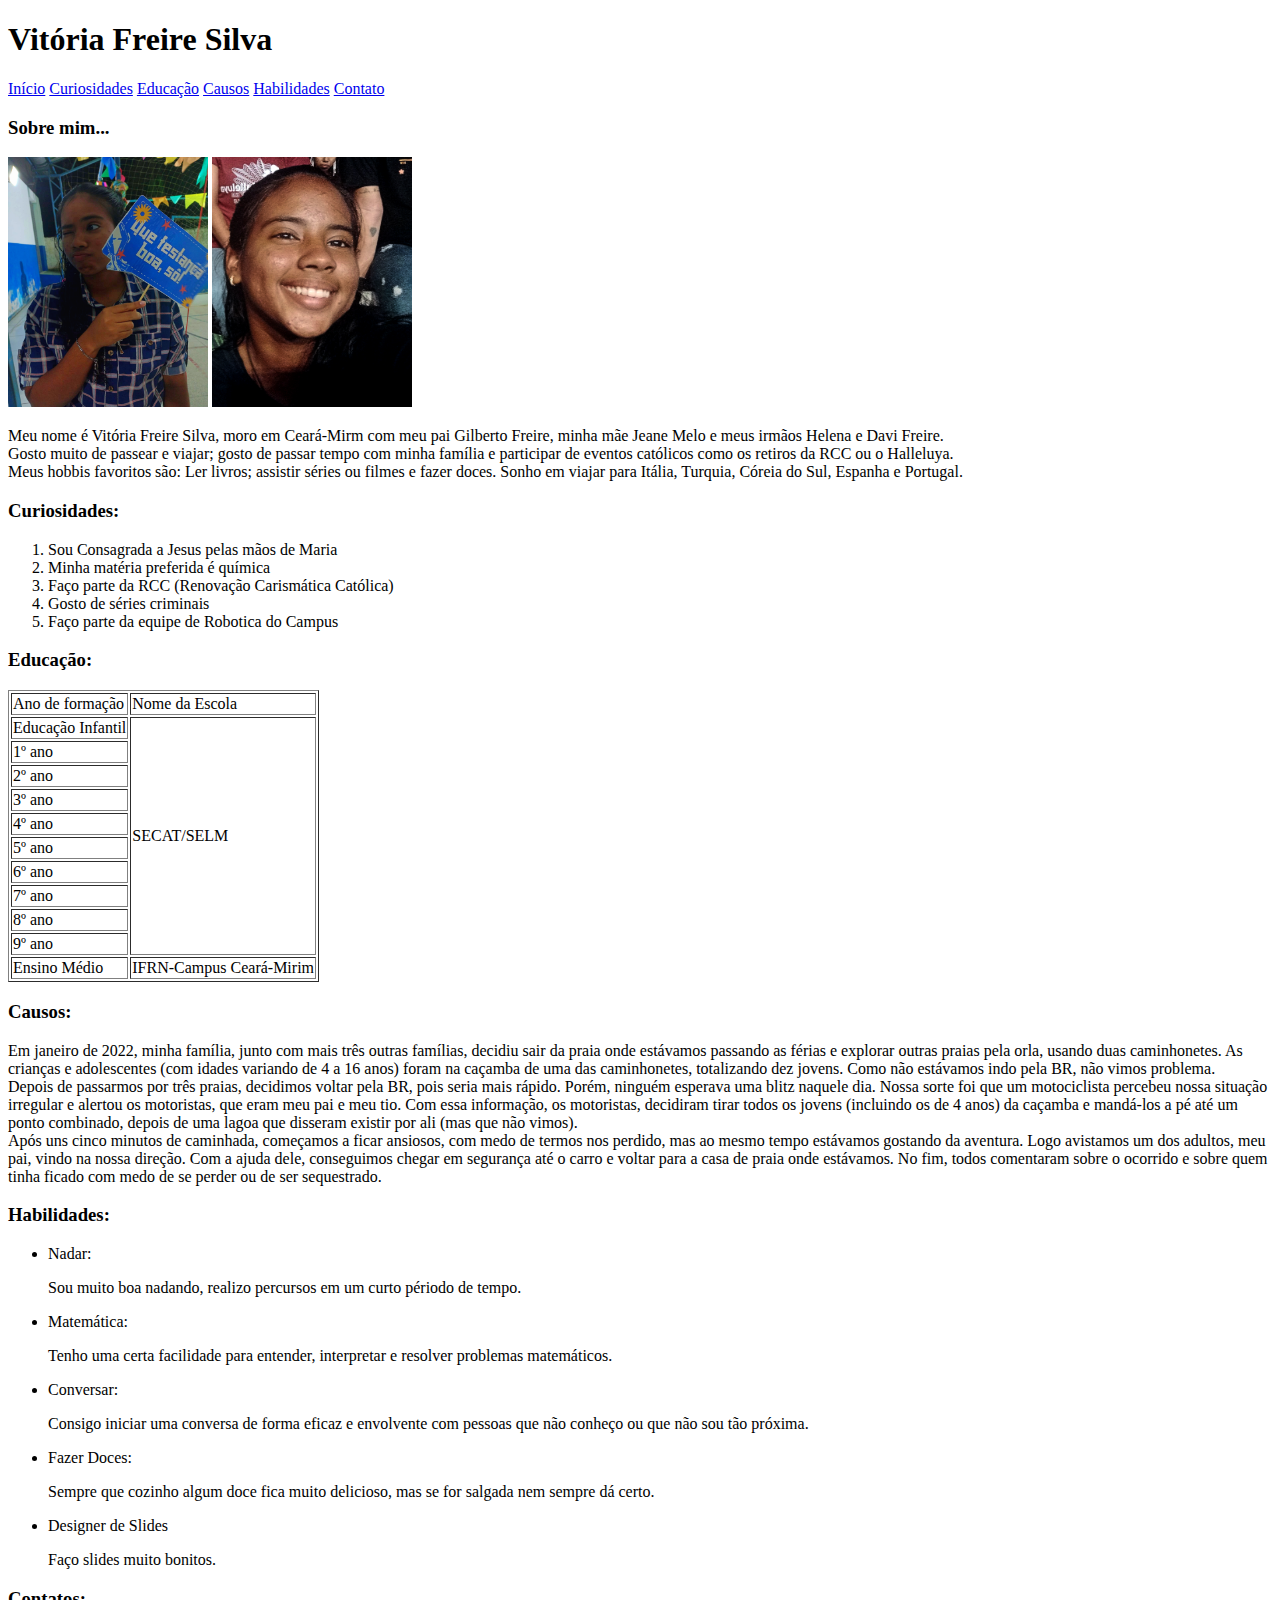
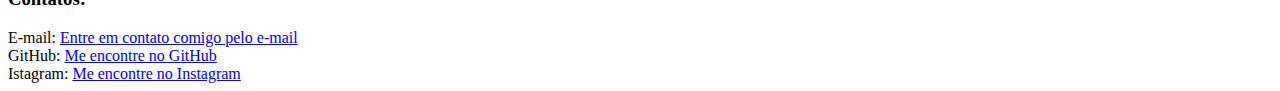
<file: bimestre1/paginaPessoal.html>
<!DOCTYPE html>
<html lang="en">
<head>
    <meta charset="UTF-8">
    <meta name="viewport" content="width=device-width, initial-scale=1.0">
    <title>Vitória Freire</title>
</head>
<body>
    <head>
        <nav>
            <h1>Vitória Freire Silva</h1>

            <a href= "../index.html">Início</a>
            <a href= "#Curiosidades">Curiosidades</a>
            <a href="#Educacao">Educação</a>
            <a href="#Causos">Causos</a>
            <a href="#Habilidade">Habilidades</a>
            <a href="#Contato">Contato</a>
        </nav>
    </head>
    <main>
        <section>
        <h3>Sobre mim...</h3>
        <img src="images/my_foto.png" alt="Essa na foto sou eu no São João do Shalom" height="250" width="200"> <img src="images/my2_foto.png" alt="Eu" height="250" width="200">

        <p> Meu nome é Vitória Freire Silva, moro em Ceará-Mirm com 
            meu pai Gilberto Freire, minha mãe Jeane Melo e meus irmãos
            Helena e Davi Freire.<br>
            Gosto muito de passear e viajar; gosto de passar tempo com minha família
            e participar de eventos católicos como os retiros da RCC ou o Halleluya. <br>
            Meus hobbis favoritos são: Ler livros; assistir séries ou filmes e fazer doces. Sonho em viajar para Itália, Turquia,
            Córeia do Sul, Espanha e Portugal.
        </p>
        </section>
        <section id="Curiosidades">
            <h3>Curiosidades:</h3>
                <ol>
                    <li>Sou Consagrada a Jesus pelas mãos de Maria</li>
                    <li>Minha matéria preferida é química</li>
                    <li>Faço parte da RCC (Renovação Carismática Católica)</li>
                    <li>Gosto de séries criminais</li>
                    <li>Faço parte da equipe de Robotica do Campus</li>
                </ol>
        </section>
        <section id="Educacao">
            <h3>Educação:</h3>
            <table border="value">
                <tr>
                    <td>Ano de formação</td>
                    <td>Nome da Escola</td>
                </tr>
                <tr>
                    <td>Educação Infantil</td>
                    <td rowspan="10">SECAT/SELM</td>
                </tr>
                <tr>
                    <td>1º ano</td>
                    <!--<td>SECAT/SELM</td>-->
                </tr>
                <tr>
                    <td>2º ano</td>
                    <!--<td>SECAT/SELM</td>-->
                </tr>
                <tr>
                    <td>3º ano</td>
                    <!--<td>SECAT/SELM</td>-->
                </tr>
                <tr>
                    <td>4º ano</td>
                    <!--<td>SECAT/SELM</td>-->
                </tr>
                <tr>
                    <td>5º ano</td>
                    <!--<td>SECAT/SELM</td>-->
                </tr>
                <tr>
                    <td>6º ano</td>
                    <!--<td>SECAT/SELM</td>-->
                </tr>
                <tr>
                    <td>7º ano</td>
                    <!--<td>SECAT/SELM</td>-->
                </tr>
                <tr>
                    <td>8º ano</td>
                    <!--<td>SECAT/SELM</td>-->
                </tr>
                <tr>
                    <td>9º ano</td>
                    <!-- <td>SECAT/SELM</td> -->
                </tr>
                <tr>
                    <td>Ensino Médio</td>
                    <td>IFRN-Campus Ceará-Mirim</td>
                </tr>
            </table>
        </section>
        <section id="Causos">
            <h3>Causos:</h3>
            <p>
                Em janeiro de 2022, minha família, junto com mais três outras famílias, decidiu sair da praia onde estávamos passando as férias e explorar 
            outras praias pela orla, usando duas caminhonetes. As crianças e adolescentes (com idades variando de 4 a 16 anos) foram na caçamba de uma das 
            caminhonetes, totalizando dez jovens. Como não estávamos indo pela BR, não vimos problema. <br> 
                Depois de passarmos por três praias, decidimos voltar pela BR, pois seria mais rápido. Porém, ninguém esperava uma blitz naquele dia. 
            Nossa sorte foi que um motociclista percebeu nossa situação irregular e alertou os motoristas, que eram meu pai e meu tio. Com essa informação,
            os motoristas, decidiram tirar todos os jovens (incluindo os de 4 anos) da caçamba e mandá-los a pé até um ponto combinado, depois de uma lagoa 
            que disseram existir por ali (mas que não vimos). <br>
                Após uns cinco minutos de caminhada, começamos a ficar ansiosos, com medo de termos nos perdido, mas ao mesmo tempo estávamos gostando da aventura.
            Logo avistamos um dos adultos, meu pai, vindo na nossa direção. Com a ajuda dele, conseguimos chegar em segurança até o carro e voltar para a casa de 
            praia onde estávamos. No fim, todos comentaram sobre o ocorrido e sobre quem tinha ficado com medo de se perder ou de ser sequestrado.</p>
        </section>
        <section id="Habilidade">
            <h3>Habilidades:</h3>
            <P></P>
            <ul>
                <li>Nadar:</li>
                <p>Sou muito boa nadando, realizo percursos em um curto périodo de tempo.</p>
                <li>Matemática:</li>
                <p>Tenho uma certa facilidade para entender, interpretar e resolver problemas matemáticos.</p>
                <li>Conversar:</li>
                <p>Consigo iniciar uma conversa de forma eficaz e envolvente com pessoas que não conheço ou que não sou tão próxima.</p>
                <li>Fazer Doces:</li>
                <p>Sempre que cozinho algum doce fica muito delicioso, mas se for salgada nem sempre dá certo.</p>
                <li>Designer de Slides</li>
                <p>Faço slides muito bonitos.</p>
            </ul>
        </section>
    </main>
    <footer id="Contato">
        <h3>Contatos:</h3>
            E-mail: <a href="mailto:vitoriafs200703@gmail.com?subject=contato&body" target="_blank">Entre em contato comigo pelo e-mail</a> <br>
            GitHub: <a href="https://github.com/Vitoria-Freire" target="_blank">Me encontre no GitHub</a> <br>
            Istagram: <a href="https://www.instagram.com/_vivifreire_/" target="_blank">Me encontre no Instagram</a> <br>
    </footer>
</body>
</html>
</file>
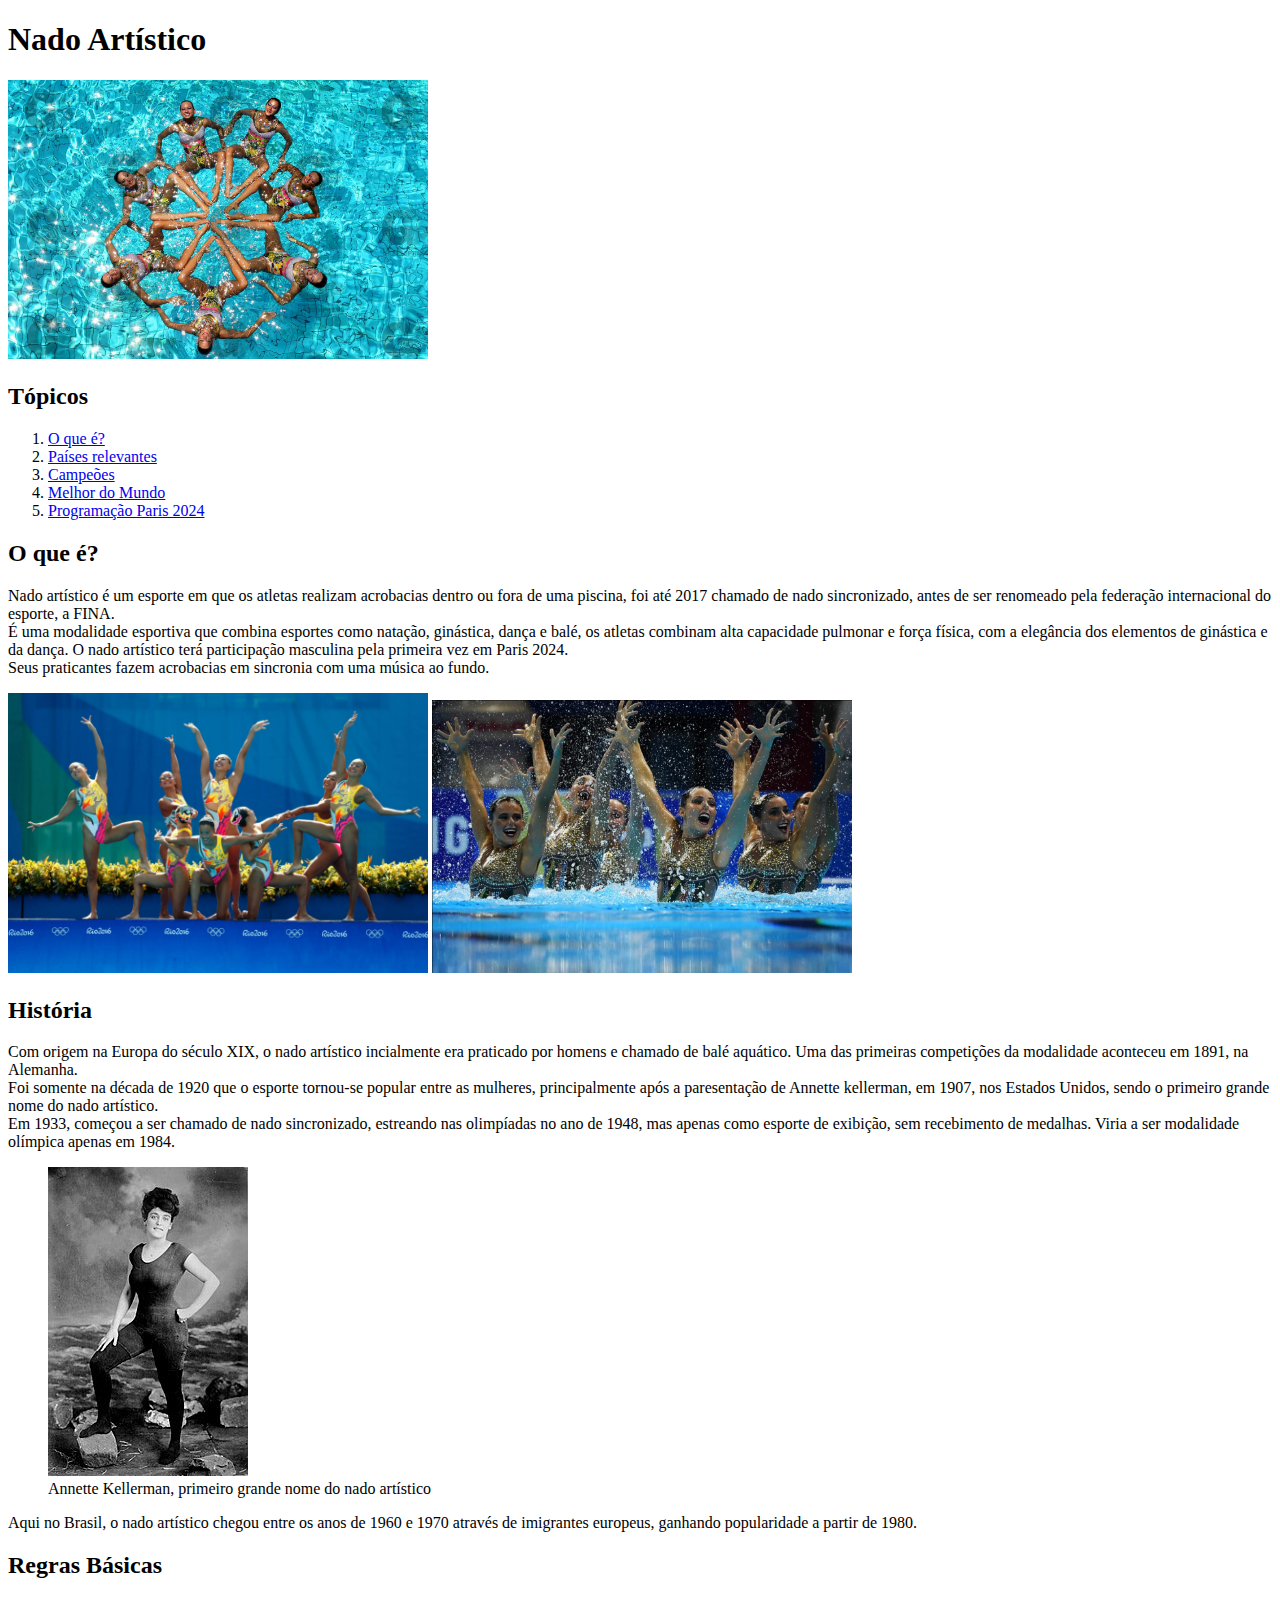
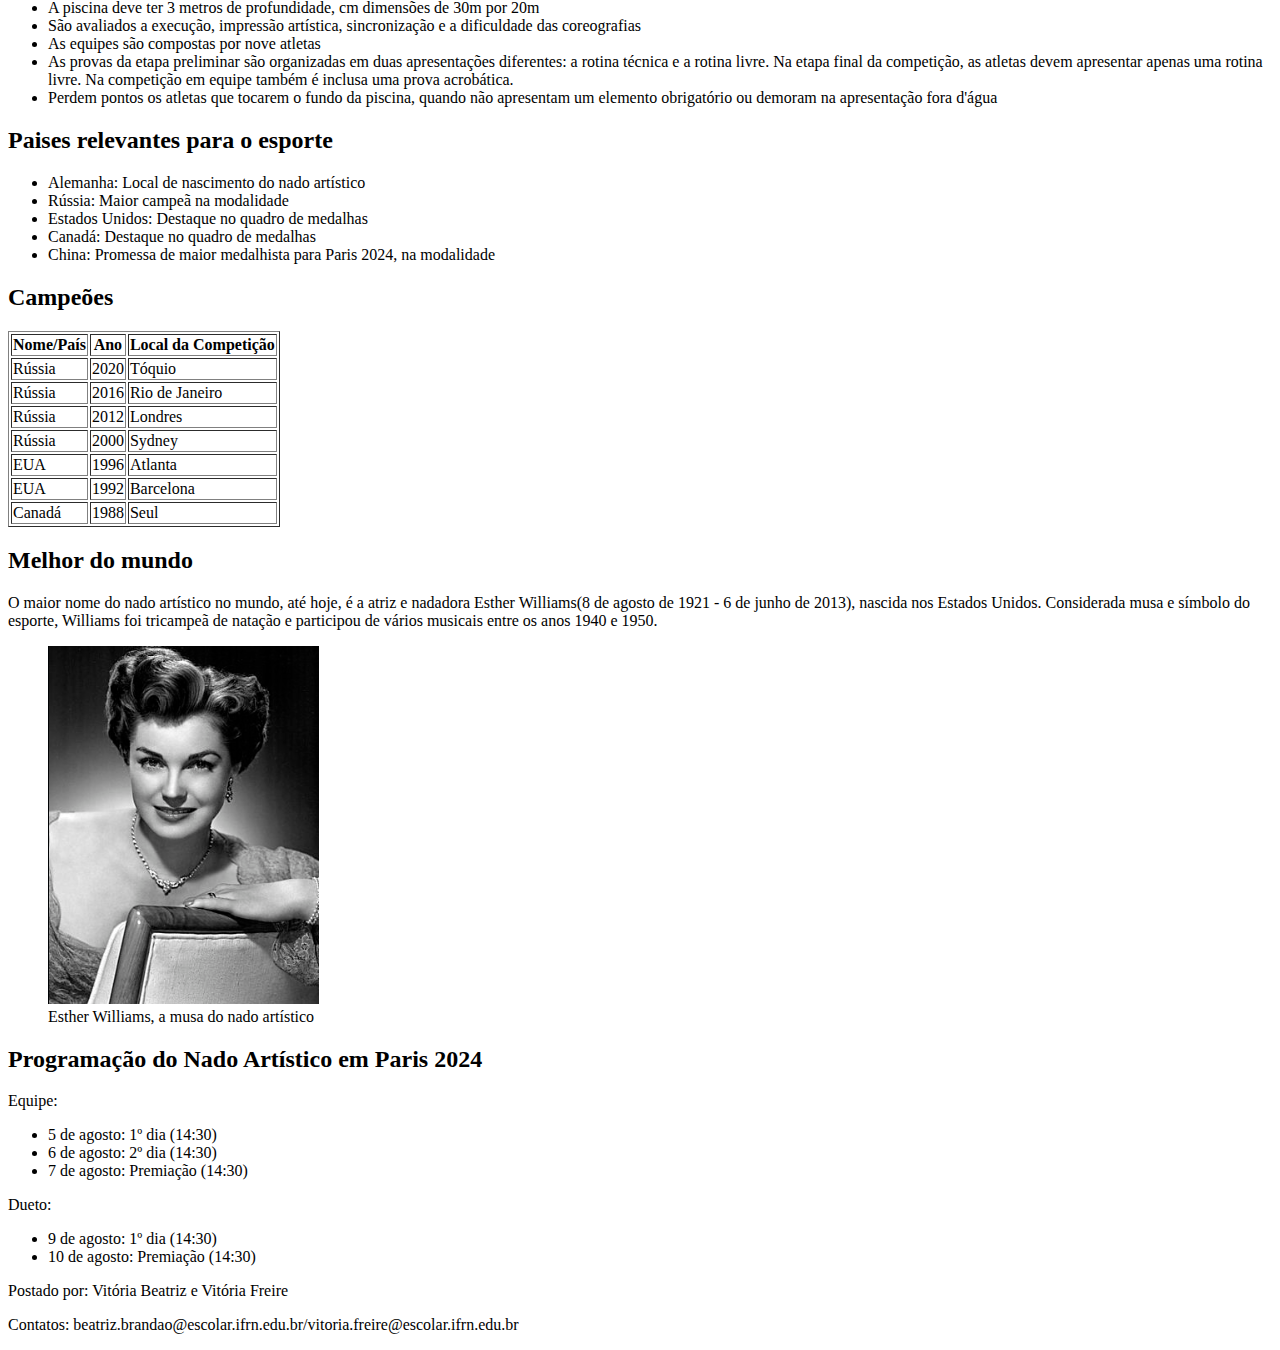
<file: bimestre1/esporteOlimpico/esporteOlimpico.html>
<!DOCTYPE html>
<html lang="pt-br">
<head>
    <meta charset="UTF-8">
    <meta name="viewport" content="width=device-width, initial-scale=1.0">
    <link rel="shortcut icon" href="imagens/logo_nado.png" type="image/x-icon">

    <title>Nado Artístico</title>
</head>
<body>
    <header>
        <h1>Nado Artístico</h1>
        <img src="./imagens/nado.png" alt="Apresentação em equipe" style="width: 420px;">
        <nav>
            <h2>Tópicos</h2>
            <ol>
                <li>
                    <a href="#sobre">O que é?</a>
                </li>
                <li>
                    <a href="#popularidade">Países relevantes</a>
                </li>
                <li>
                    <a href="#campeoes">Campeões</a>
                </li>
                <li>
                    <a href="#emphasis">Melhor do Mundo</a>
                </li>
                <li>
                    <a href="#programacao">Programação Paris 2024</a>
                </li>
            </ol>
        </nav>
    </header>
    <main>
        <section id="sobre">
            <article>
                <h2>O que é?</h2>
                
                <p>Nado artístico é um esporte em que os atletas realizam acrobacias dentro ou fora de uma piscina, foi até 2017 chamado de nado sincronizado, antes de ser renomeado pela federação internacional do esporte, a FINA. <br> É uma modalidade esportiva que combina esportes como natação, ginástica, dança e balé, os atletas combinam alta capacidade pulmonar e força física, com a elegância dos elementos de ginástica e da dança. O nado artístico terá participação masculina pela primeira vez em Paris 2024. <br> Seus praticantes fazem acrobacias em sincronia com uma música ao fundo.</p>
                
                <img src="./imagens/fora_dagua.png" alt="Apresentação fora da agua" style="width: 420px;">
                <img src="./imagens/nado1.png" alt="Foto tirada durante uma apresentação de nado artístico" style="width: 420px;">
            </article>

            <article>
                <h2>História</h2>
                <p>Com origem na Europa do século XIX, o nado artístico incialmente era praticado por homens e chamado de balé aquático. Uma das primeiras competições da modalidade aconteceu em 1891, na Alemanha. <br> Foi somente na década de 1920 que o esporte tornou-se popular entre as mulheres, principalmente após a paresentação de Annette kellerman, em 1907, nos Estados Unidos, sendo o primeiro grande nome do nado artístico. <br> Em 1933, começou a ser chamado de nado sincronizado, estreando nas olimpíadas no ano de 1948, mas apenas como esporte de exibição, sem recebimento de medalhas. Viria a ser modalidade olímpica apenas em 1984.</p>
                <figure>
                    <img src="imagens/annette.jpg" alt="Annette Kellerman">
                    <figcaption>Annette Kellerman, primeiro grande nome do nado artístico</figcaption>
                </figure>
                <p>Aqui no Brasil, o nado artístico chegou entre os anos de 1960 e 1970 através de imigrantes europeus, ganhando popularidade a partir de 1980.</p>
            </article>

            <article>
                <h2>Regras Básicas</h2>
                <ul>
                    <li>A piscina deve ter 3 metros de profundidade, cm dimensões de 30m por 20m</li>
                    <li>São avaliados a execução, impressão artística, sincronização e a dificuldade das coreografias</li>
                    <li>As equipes são compostas por nove atletas</li>
                    <li>As provas da etapa preliminar são organizadas em duas apresentações diferentes: a rotina técnica e a rotina livre. Na etapa final da competição, as atletas devem apresentar apenas uma rotina livre. Na competição em equipe também é inclusa uma prova acrobática.</li>
                    <li>Perdem pontos os atletas que tocarem o fundo da piscina, quando não apresentam um elemento obrigatório ou demoram na apresentação fora d'água</li>
                    
                </ul>
            </article>
        
        <section id="popularidade">
            <h2>Paises relevantes para o esporte</h2>
            <ul>
                <li>Alemanha: Local de nascimento do nado artístico</li>
                <li>Rússia: Maior campeã na modalidade</li>
                <li>Estados Unidos: Destaque no quadro de medalhas</li>
                <li>Canadá: Destaque no quadro de medalhas</li>
                <li>China: Promessa de maior medalhista para Paris 2024, na modalidade</li>
            </ul>
        </section>

        <section id="campeoes">
            <h2>Campeões</h2>
            <table border="value">
                <thead>
                    <tr>
                        <th>Nome/País</th>
                        <th>Ano</th>
                        <th>Local da Competição</th>
                    </tr>
                </thead>
                <tbody>
                    <tr>
                        <td>Rússia</td>
                        <td>2020</td>
                        <td>Tóquio</td>
                    </tr>
                    <tr>
                        <td>Rússia</td>
                        <td>2016</td>
                        <td>Rio de Janeiro</td>
                    </tr>
                    <tr>
                        <td>Rússia</td>
                        <td>2012</td>
                        <td>Londres</td>
                    </tr>
                    <tr>
                        <td>Rússia</td>
                        <td>2000</td>
                        <td>Sydney</td>
                    </tr>
                    <tr>
                        <td>EUA</td>
                        <td>1996</td>
                        <td>Atlanta</td>
                    </tr>
                    <tr>
                        <td>EUA</td>
                        <td>1992</td>
                        <td>Barcelona</td>
                    </tr>
                    <tr>
                        <td>Canadá</td>
                        <td>1988</td>
                        <td>Seul</td>
                    </tr>
                </tbody>
            </table>
        </section>

        <section id="emphasis">
            <h2>Melhor do mundo</h2>
            <p>
            O maior nome do nado artístico no mundo, até hoje, é a atriz e nadadora Esther Williams(8 de agosto de 1921 - 6 de junho de 2013),
            nascida nos Estados Unidos. Considerada musa e símbolo do esporte, Williams foi tricampeã de natação e participou de vários musicais entre os anos 1940 e 1950.
            </p>

            <figure>
                <a href="https://en.wikipedia.org/wiki/Esther_Williams" target="_blank">
                    <img src="./imagens/musa.png" alt="Esther Williams"></a>
                <figcaption>Esther Williams, a musa do nado artístico</figcaption> 
            </figure>               

        </section>

        <section id="programacao">
            <h2>Programação do Nado Artístico em Paris 2024</h2>
            <p>Equipe:</p>
            <ul>
                <li>5 de agosto: 1º dia (14:30)</li>
                <li>6 de agosto: 2º dia (14:30)</li>
                <li>7 de agosto: Premiação (14:30)</li>
            </ul>
            <p>Dueto:</p>
            <ul>
                <li>9 de agosto: 1º dia (14:30)</li>
                <li>10 de agosto: Premiação (14:30)</li>
            </ul>
        </section>
    </main>
    <footer>
        <p>Postado por: Vitória Beatriz e Vitória Freire</p>
        <p>Contatos: beatriz.brandao@escolar.ifrn.edu.br/vitoria.freire@escolar.ifrn.edu.br</p>
    </footer>
</body>
</html>
</file>
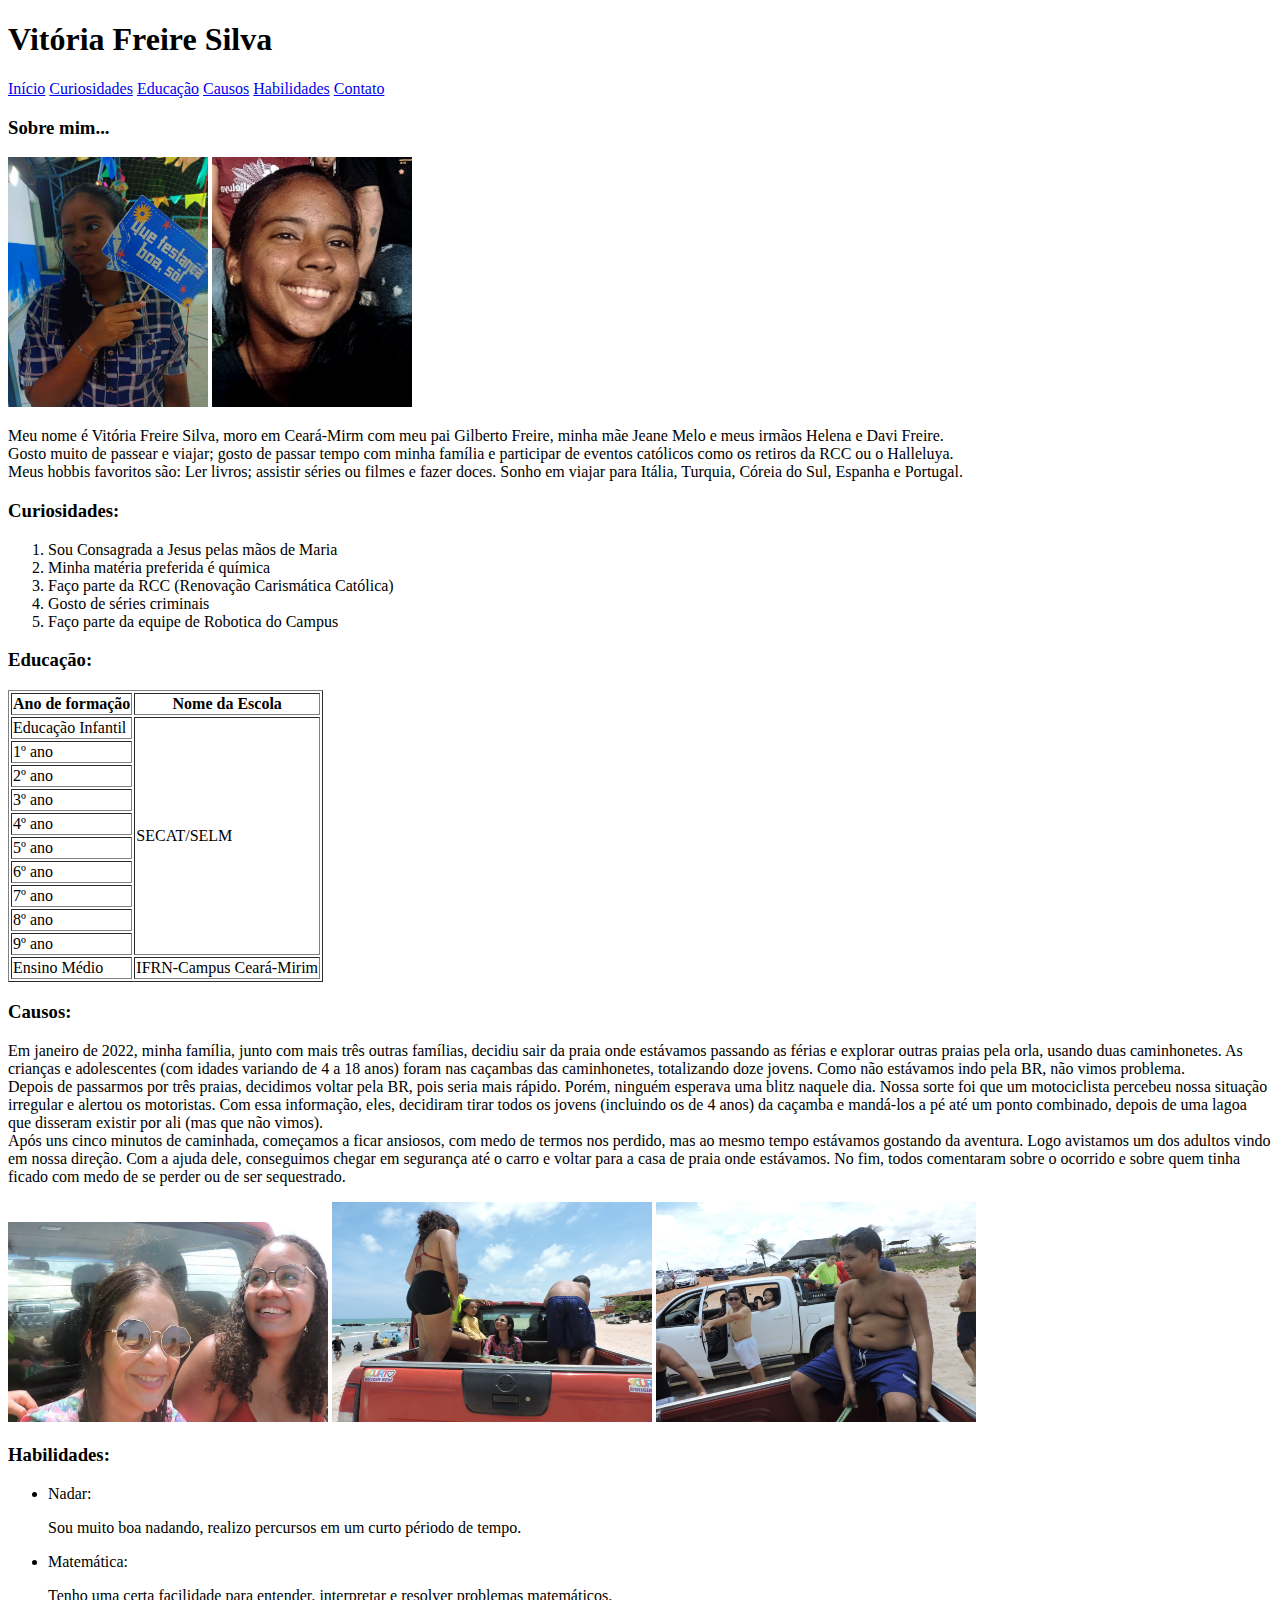
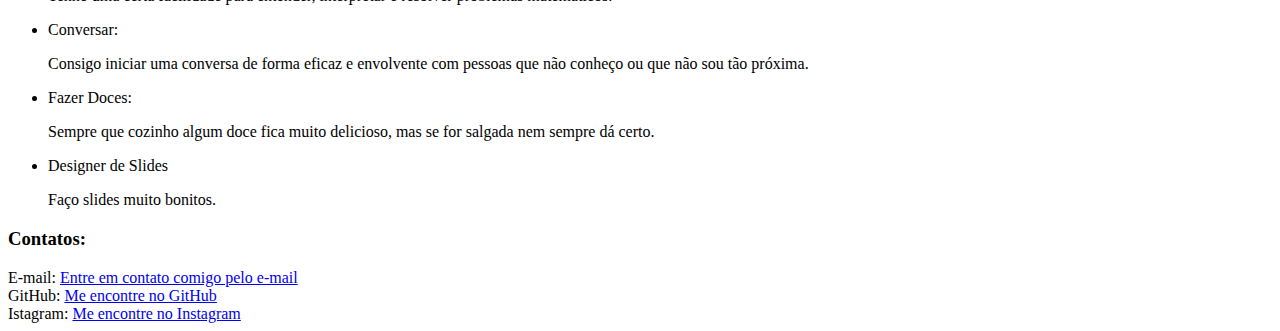
<file: bimestre1/paginaPessoal/paginaPessoal.html>
<!DOCTYPE html>
<html lang="en">
<head>
    <meta charset="UTF-8">
    <meta name="viewport" content="width=device-width, initial-scale=1.0">
    <title>Vitória Freire</title>
</head>
<body>
    <head>
        <nav>
            <h1>Vitória Freire Silva</h1>

            <a href= "../../index.html">Início</a>
            <a href= "#Curiosidades">Curiosidades</a>
            <a href="#Educacao">Educação</a>
            <a href="#Causos">Causos</a>
            <a href="#Habilidade">Habilidades</a>
            <a href="#Contato">Contato</a>
        </nav>
    </head>
    <main>
        <section>
        <h3>Sobre mim...</h3>
        <img src="images/my_foto.png" alt="Essa na foto sou eu no São João do Shalom" height="250" width="200"> <img src="images/my2_foto.png" alt="Eu" height="250" width="200">

        <p> Meu nome é Vitória Freire Silva, moro em Ceará-Mirm com 
            meu pai Gilberto Freire, minha mãe Jeane Melo e meus irmãos
            Helena e Davi Freire.<br>
            Gosto muito de passear e viajar; gosto de passar tempo com minha família
            e participar de eventos católicos como os retiros da RCC ou o Halleluya. <br>
            Meus hobbis favoritos são: Ler livros; assistir séries ou filmes e fazer doces. Sonho em viajar para Itália, Turquia,
            Córeia do Sul, Espanha e Portugal.
        </p>
        </section>
        <section id="Curiosidades">
            <h3>Curiosidades:</h3>
                <ol>
                    <li>Sou Consagrada a Jesus pelas mãos de Maria</li>
                    <li>Minha matéria preferida é química</li>
                    <li>Faço parte da RCC (Renovação Carismática Católica)</li>
                    <li>Gosto de séries criminais</li>
                    <li>Faço parte da equipe de Robotica do Campus</li>
                </ol>
        </section>
        <section id="Educacao">
            <h3>Educação:</h3>
            <table border="value">
                <tr>
                    <th>Ano de formação</th>
                    <th>Nome da Escola</th>
                </tr>
                <tr>
                    <td>Educação Infantil</td>
                    <td rowspan="10">SECAT/SELM</td>
                </tr>
                <tr>
                    <td>1º ano</td>
                    <!--<td>SECAT/SELM</td>-->
                </tr>
                <tr>
                    <td>2º ano</td>
                    <!--<td>SECAT/SELM</td>-->
                </tr>
                <tr>
                    <td>3º ano</td>
                    <!--<td>SECAT/SELM</td>-->
                </tr>
                <tr>
                    <td>4º ano</td>
                    <!--<td>SECAT/SELM</td>-->
                </tr>
                <tr>
                    <td>5º ano</td>
                    <!--<td>SECAT/SELM</td>-->
                </tr>
                <tr>
                    <td>6º ano</td>
                    <!--<td>SECAT/SELM</td>-->
                </tr>
                <tr>
                    <td>7º ano</td>
                    <!--<td>SECAT/SELM</td>-->
                </tr>
                <tr>
                    <td>8º ano</td>
                    <!--<td>SECAT/SELM</td>-->
                </tr>
                <tr>
                    <td>9º ano</td>
                    <!-- <td>SECAT/SELM</td> -->
                </tr>
                <tr>
                    <td>Ensino Médio</td>
                    <td>IFRN-Campus Ceará-Mirim</td>
                </tr>
            </table>
        </section>
        <section id="Causos">
            <h3>Causos:</h3>
            <p>
                Em janeiro de 2022, minha família, junto com mais três outras famílias, decidiu sair da praia onde estávamos passando as férias e explorar 
            outras praias pela orla, usando duas caminhonetes. As crianças e adolescentes (com idades variando de 4 a 18 anos) foram nas caçambas das 
            caminhonetes, totalizando doze jovens. Como não estávamos indo pela BR, não vimos problema. <br> 
                Depois de passarmos por três praias, decidimos voltar pela BR, pois seria mais rápido. Porém, ninguém esperava uma blitz naquele dia. 
            Nossa sorte foi que um motociclista percebeu nossa situação irregular e alertou os motoristas. Com essa informação, eles, decidiram tirar todos
            os jovens (incluindo os de 4 anos) da caçamba e mandá-los a pé até um ponto combinado, depois de uma lagoa que disseram existir por ali (mas que não vimos). <br>
                Após uns cinco minutos de caminhada, começamos a ficar ansiosos, com medo de termos nos perdido, mas ao mesmo tempo estávamos gostando da aventura.
            Logo avistamos um dos adultos vindo em nossa direção. Com a ajuda dele, conseguimos chegar em segurança até o carro e voltar para a casa de 
            praia onde estávamos. No fim, todos comentaram sobre o ocorrido e sobre quem tinha ficado com medo de se perder ou de ser sequestrado.</p>
            <img src="images/jovensnacaminhonete.png"  alt="jovens na caminhonete" height="200" width="320"> <img src="images/DSCN0462.png"  alt="se preparando" height="220" width="320"> <img src="images/DSCN0466.png"  alt="Se preparando para sair" height="220" width="320">
        </section>
        <section id="Habilidade">
            <h3>Habilidades:</h3>
            <P></P>
            <ul>
                <li>Nadar:</li>
                <p>Sou muito boa nadando, realizo percursos em um curto périodo de tempo.</p>
                <li>Matemática:</li>
                <p>Tenho uma certa facilidade para entender, interpretar e resolver problemas matemáticos.</p>
                <li>Conversar:</li>
                <p>Consigo iniciar uma conversa de forma eficaz e envolvente com pessoas que não conheço ou que não sou tão próxima.</p>
                <li>Fazer Doces:</li>
                <p>Sempre que cozinho algum doce fica muito delicioso, mas se for salgada nem sempre dá certo.</p>
                <li>Designer de Slides</li>
                <p>Faço slides muito bonitos.</p>
            </ul>
        </section>
    </main>
    <footer id="Contato">
        <h3>Contatos:</h3>
            E-mail: <a href="mailto:vitoriafs200703@gmail.com?subject=contato&body" target="_blank">Entre em contato comigo pelo e-mail</a> <br>
            GitHub: <a href="https://github.com/Vitoria-Freire" target="_blank">Me encontre no GitHub</a> <br>
            Istagram: <a href="https://www.instagram.com/_vivifreire_/" target="_blank">Me encontre no Instagram</a> <br>
    </footer>
</body>
</html>
</file>
<file: style.css>
body {
    background-color: whitesmoke;
    font-family:'Lucida Sans', 'Lucida Sans Regular', 'Lucida Grande', 'Lucida Sans Unicode', Geneva, Verdana, sans-serif;
}

.bimestre {
    width: 400px;
    height: 200px;
    margin: 10px;
    padding: 2px 10px;
}

.bimImpar {
    background-color: lightgreen;
}

.bimPar {
    background-color: lightsalmon;
}

.logo {
    width: 40px;
    float: left;
    padding-right: 20px;
    margin-left: 15px;
}

a:link,
a:visited {
    color: darkred;
    text-decoration: none;
}
a:hover {
    color: red;
    text-decoration: underline;
}

.ifrn {
    color: rgb(80, 80, 80);
    font-size: small;
}

.titulo {
    width: 400px;
    margin: 40px 0;
    padding: 0px 10px;
    text-align: center;
}

h1 {
    font-size: 30px;
}

.topo {
    width: 400px;
}
</file>
<file: bimestre1/festivalDeVinho/style.css>
body {
    background-color: #242f44;
    color: white;
      font-family: 'Oswald', sans-serif;
  }
  
  header {
    text-align: center;
    margin-top: 5px;
  }
  
  h1 {
    font-size: 36px;
    padding: 15px;
    color: #8c6b48;
    background-color: white;
  }
  
  h2 {
    font-size: 24px;
    padding: 15px;
    text-transform: uppercase;
  }
  
  h3 {
    font-size: 20px;
    padding: 15px;
    text-transform: uppercase;
    text-align: left;
    margin-left: 20px;
    font-weight: 500;
    line-height: 2.7;
    letter-spacing: 0.8px;
  }
  
  th {
    border: 2px solid #8c6b48;
  }
  
  table {
    text-align: center;
    margin: 20px auto;
  }
  
  td {
    border: 2px solid #8c6b48;
    width: 300px;
  }
  
  footer {
    margin-top: 50px;
    text-align: center;
    position: fixed;
    width: 100%;
    bottom: 5px;
    background-color: #242f44;
    z-index: 5;
  }
  footer h3 {
    display: inline-block;
    font-size: 14px;
    background-color: #242f44;
  }
  
  .container {
    max-width: 940px;
    margin: 0 auto;
    height: 800px;
  }
  
  
  .left {
    width: 150px;
  }
</file>
<file: bimestre2/esporteOlimpico/style.css>
* {
    margin: 0;
    padding: 0;
    font-family: Faustina; 
}
html, body{
    height: 100%;
    background-color: #DDDDDD;
    color: #1B365C;
}
header{
    padding: 10px 20px;
    background-color: #021859;
    color: #44C1F2;
    margin-bottom: 15px;
}
.topo{
    max-width: 1300px;
    margin: 0 auto;
}
.logo{
    display: flex;
    font-size: 20px;
    align-items: center;
    gap: 10px;
}
.logo img{
    width: 60px;
}
header .topo {
    display: flex;
    align-items: center;
    justify-content: space-between;
}
header a{
    display: inline-block;
    text-decoration: none;
    color: #44C1F2;
}
header nav ul li{
    display: inline-block;
    padding: 0 15px;
    list-style-type: none;
    transition: 0.3s;
}
nav ul li a:hover {
    color: #F0F0FA;
    transform: scale(1.05);
}
footer {
    background-color: #021859;
    color: #44C1F2;
    padding: 20px;
    padding-top: 10px;
    margin-top: 15px;
    text-align: center;
    justify-content: space-between;
    font-size: 18px;
}
footer a {
    display: inline-block;
    text-decoration: none;
    color: #44C1F2;
}
footer a:hover{
    color: #F0F0FA;
    transform: scale(1.02);
}
.responsible{
    padding: 10px;
}
.img1{
    width: 50%;
    margin: auto;
    border: 2px solid #8C6D46;
    display: block;
}
.img2{
    float: left;
    margin-right: 30px;
    margin-left: 150px;
    width: 450px;
    margin-top: 15px;
    border: 2px solid #8C6D46;
}
.img3{
    float: right;
    margin-right: 230px;
    padding: 15px;
    margin-left: 30px;
    border: 2px solid #8C6D46;
}
.img4 {
    float: left;
    margin-right: 30px;
    margin-left: 210px;
    width: 450px;
    margin-top: 40px;
    border: 2px solid #8C6D46;
}
.img6 {
    float: right;
    margin-right: 220px;
    padding: 15px;
    margin-left: 35px;
    margin-top: 50px;
    width: 450px;
    border: 2px solid #8C6D46; 
}
.img8{
    float: right;
    width: 450px;
    margin-top: 10px;
    margin-right: 230px;
    border: 2px solid #8C6D46; 
}
.img9{
    float: right;
    width: 180px;
    margin-top: 10px;
    margin-right: 20px;  
    border: 2px solid #8C6D46; 
}
.quee{
    justify-content: center;
    align-items: flex-start;
    text-align: justify;
    gap: 20px;
    margin: 60px;
}
.quee p{
    text-align: justify;
    padding-right: 175px;
    padding-left: 200px;
    padding-top: 20px;
}
.quee h2{
    padding-top: 40px;
    padding-left: 200px;
}
h2{
    font-size: 250%;
    color: #021859;
}
.history {
    justify-content: center;
    align-items: flex-start;
    text-align: justify;
    gap: 20px;
}
.history p {
    text-align: justify;
    padding-right: 150px;
    padding-left: 230px;
    padding-top: 20px;    
}
.history h2{
    padding-left: 230px;
    padding-top: 30px;
}
.rules{
    justify-content: center;
    align-items: flex-start;
    text-align: justify;
    gap: 20px;
}
.rules h2{
    padding-top: 80px;
    padding-left: 220px;
}
.rules ul{
    padding-top: 20px;
    padding-right: 230px;
    padding-left: 220px;
}
#popularidade h2{
    padding-left: 220px;
    padding-top: 100px;
    padding-right: 2px;
}
#popularidade ul {
    padding-left: 255px;
    padding-right: 20px;
    list-style-type: none;
    padding-top: 30px;
    font-size: 120%;
}
#emphasis {
    padding-left: 225px;
    padding-right: 20px;
    margin: 50px 0px;
}
#emphasis img{
    float: left;
    margin-top: 10px;
    width: 215px;
    border: 2px solid #8C6D46;
}
#emphasis h2{
    margin-left: 35px;
    padding-left: 200px;
    padding-top: 10px;
    margin-top: 30px;
}
#emphasis p{
    margin: 20px 35px;
    padding-left: 200px;
    padding-right: 220px;
}
.campeoes{
    margin-top: 80px;
    flex-direction: column;
    justify-content: center;
    align-items: flex-start;
    gap: 20px;
    margin-left: 210px;
    margin-right: 230px;
}
.campeoes h2{
    padding-top: 10px;
    padding-bottom: 30px;
}
.tabela{
    width: 100%;
    border-collapse: collapse;
    margin: 20px 0;
    font-family: Arial, Helvetica, sans-serif;
}
.tabela td{
    padding: 10px;
    text-align: left;
}
.tabela th{
    background-color: #021859;
    color: #44C1F2;
    padding: 15px;
    text-align: left;
}
.tabela tr{
    background-color: #4590BF;
    color: #021859;
    cursor: pointer;
}
.tabela tr:hover{
    background-color: #1B365C;
    color: #F0F0FA;
}
#programacao h2{
    margin-left: 200px;
    margin-bottom: 30px;
}
#programacao table{
    display: block;
    gap: 50px;
    width: 50%;
    border-collapse: collapse;
    margin: 20px 0; 
    font-family: Arial, sans-serif;
}
.tabela1, .tabela2{
    align-items: center;
    margin-top: 50px;
    padding-left: 250px;
}
.tabela1 td{
    padding: 10px;
    text-align: left;
    
}
.tabela1 th{
    background-color: #4590BF;
    color: #021859;
    padding: 10px;
    text-align: left;
}
.tabela1 tr{
    background-color: #021859;
    color: #44C1F2;
}
.tabela1 tr:hover{
    background-color: #A7E4F2;
    color: #021859;
}
.tabela2 td{
    padding: 10px;
    text-align: left;
    margin-left: 150px;
    
}
.tabela2 th{
    background-color: #4590BF;
    color: #021859;
    padding: 10px;
    text-align: left;
}
.tabela2 tr{
    background-color: #021859;
    color: #44C1F2;
}
.tabela2 tr:hover{
    background-color: #A7E4F2;
    color: #021859;
}
/*
Paleta de cores: 
{ color: #021859; }
{ color: #4590BF; }
{ color: #44C1F2; }
{ color: #A7E4F2; }
{ color: #8C6D46; }
 */
</file>
<file: bimestre2/instagram/style.css>
* {
    margin: 0;
    padding: 0;
    box-sizing: border-box;
}
body{
    font-family: Arial, Helvetica, sans-serif;
    background-color: #faf7fa;
    color: #282828;
    padding: 20px;
}
.header{
    display: flex;
    justify-content: center;
    padding: 20px;
    /* margin: 0px 20px; */
    border-bottom: 2px solid #dbd5d5;
}
.perfilFoto{
    border-radius: 50%;
    margin-right: 20px;
    height: 150px;
    width: 150px;
    object-fit: cover;
}
.infoperfil{
    display: flex;
    flex-direction: column;
}
.infoperfil h2{
    margin-bottom: 15px;
    font-size: 25px;
}
.status{
    display: flex;
    gap: 20px;
    margin-bottom: 15px;
    font-size: 16px;
}
.bio{
    align-items: center;
    display: flex;
}
.infobio{
    display: flex;
    flex-direction: column;

    list-style-type: none;
} 
.destaques{
    display: flex;
    justify-content: center;
    margin-top: 20px;
    gap: 10px;
}
.item{
    display: flex;
    flex-direction: column;
    align-items: center;
    width: 80px;
    text-align: center;
}
.item img{
    width: 80px;
    height: 80px;
    border-radius: 50%;
    margin-bottom: 10px;
    object-fit: cover;
    border: 2px solid #dbdbdb;
}
.nomeDestaque{
    font-size: 12px;
    color: #262626;
}
.publications{
    display: grid;
    grid-template-columns: repeat(3, 1fr);
    gap: 10px;
    margin-top: 20px;
}
.foto{
    width: 100%;
    padding-top: 100%;
    position: relative;
    overflow: hidden;
    border-radius: 10px;
}
.foto img{
    position: absolute;
    top: 0;
    left: 0;
    width: 100%;
    height: 100%;
    object-fit: cover;
}
</file>
<file: bimestre2/paginaPessoal/style.css>
* {
    margin: 0;
    padding: 0;
}
:root {
    --backcolor: #BFBDB8;
    --segundacor: #8C8C7D;
    --fontcor: #040A0D;
    --headercolor: #591B26;
    --destaque: #BF807A;
    --titulos: "Bebas Neue", serif;
}
html, body {
    height: 100%;
    background-color: var(--backcolor);
    color: var(--fontcor);
}
.body {
    margin: 0 160px 0 200px;
}
header {
    margin-bottom: 25px;
    padding: 10px 0;
    background-color: var(--headercolor);
    color: var(--fontcor);
    border-bottom: 1px solid var(--fontcor);
    position: fixed;
    top: 0;
    left: 0;
    width: 100%;
    z-index: 1;
    overflow: hidden;
}
header img {
    height: 100px;
    border-radius: 50%;
    float: left;
    margin: 0 20px 0 30px;
}
header h1 {
    text-align: left;
    font-size: 33px;
    color: var(--segundacor);
    line-height: 100px;
    overflow: hidden;
    font-family: var(--titulos);
}
nav {
    text-align: right;
    font-size: large;
    font-weight: bold;
    position: absolute;
    right: 30px;
    top: 25px;
}
header nav a {
    display: inline-block;
    text-decoration: none;
    color: var(--segundacor);
    padding: 0 10px;
    margin-top: 20px;
    font-family: var(--titulos);
    font-size: 28px;
    transition: 0.3s;
}
nav a:hover {
    color: var(--destaque);
    transform: scale(1.05);
}
.espaco {
    height: 150px;
}
.cara {
    /* height: 100vh; */
    padding-top: 20px;
    text-align: justify;
}
.cara div {
    padding-top: 150px;
}
.cara h1 {
    font-size: 100px;
    font-family: var(--titulos);
}
.perfil {
    height: 522px;
    width: 450px;
    border-radius: 40% 40% 0 0;
    float: left;
    margin-right: 50px;
    object-fit: cover;
}
p {
    font-size: 19px;
    font-family: Helvetica, Arial, sans-serif;
    line-height: 1.5;
}
.botao-link {
    margin-top: 25px;
    margin-right: 25px;
    display: inline-block;
    padding: 12px 24px;
    border-radius: 0 20px 0 20px;
    background-color: var(--destaque);
    color: var(--fontcor);
    border: 2px solid var(--headercolor);
    font-family: var(--titulos);
    font-size: 28px;
    cursor: pointer;
    text-decoration: none;
    transition: background-color 0.3s, color 0.3s, transform 0.3s;
}
.botao-link:hover {
    background-color: var(--headercolor);
    color: var(--backcolor);
    transform: scale(1.05);
    border-color: var(--destaque);
}
.me {
    text-align: justify;
    overflow: hidden;
}
.me p{
    float: left;
    width: 66%;
    margin-top: 5px;
}
.me img {
    float: right;
    width: 40%;
    margin-bottom: -20px;
}
h2 {
    font-family: var(--titulos);
    font-size: 60px;
}
.tex1 {
    max-width: 1000px;
    margin-top: 120px;
}
.card img {
    width: 100%;
    height: 220px;
    border-radius: 10px;
    object-fit: cover;
}
.card {
    display: inline-block;
    background-color: var(--headercolor);
    color: var(--backcolor);
    border: 1px solid var(--fontcor);
    border-radius: 10px;
    padding: 15px;
    width: 300px;
    text-align: center;
    transition: transform 0.3s, box-shadow 0.3s;
    margin: 15px;
}
.cards {
    margin: 15px 0;
    text-align: center;
}
.card:hover {
    transform: scale(1.05);
    box-shadow: 0 4px 8px rgba(0, 0, 0, 0.2);
}
.card p {
    font-family: var(--titulos);
    font-size: 24px;
    margin-top: 10px;
}
.tabela {
    width: 100%;
    border-collapse: collapse;
    margin: 15px 0;
    font-family: Helvetica, Arial, sans-serif;
    font-size: 18px;
    color: var(--fontcor);
    background-color: var(--backcolor);
}
.tabela th, .tabela td {
    padding: 12px 15px;
    border: 1px solid var(--segundacor);
    text-align: left;
}
.tabela th {
    background-color: var(--headercolor);
    color: var(--backcolor);
    font-family: var(--titulos);
    font-size: 24px;
}
.tabela tr:nth-child(even) {
    background-color: var(--destaque);
}
.tabela tbody tr:hover {
    background-color: var(--headercolor);
    opacity: 0.8;
    color: var(--backcolor);
    cursor: pointer;
}
footer {
    background-color: var(--headercolor);
    color: var(--backcolor);
    padding: 20px 0;
    font-family: "Bebas Neue", serif;
    font-size: 20px;
    width: 100%;
    text-align: center;
    position: relative;
    bottom: 0;
    margin: 0 !important;
}
footer a{
    /* display: inline; */
    text-decoration: none;
    color: var(--segundacor);
    font-family: "Bebas Neue", serif;
    font-size: 20px;
    transition: 0.3s;
}
footer a:hover {
    color: var(--destaque);
    transform: scale(1.05);
    font-size: 25px;
}
#Contato i{
    color: var(--destaque);
    font-size: 1.6em;
    margin: 10px;
}
#Contato i:hover{
    color: var(--segundacor);
    font-size: 1em;
    margin: 10px;
}
/* Imagens */
.img {
    height: 500px;
    padding-left: 220px;
}
.img3 {
    float: right;
    width: 50%;
    margin-top: 80px;
}
</file>
